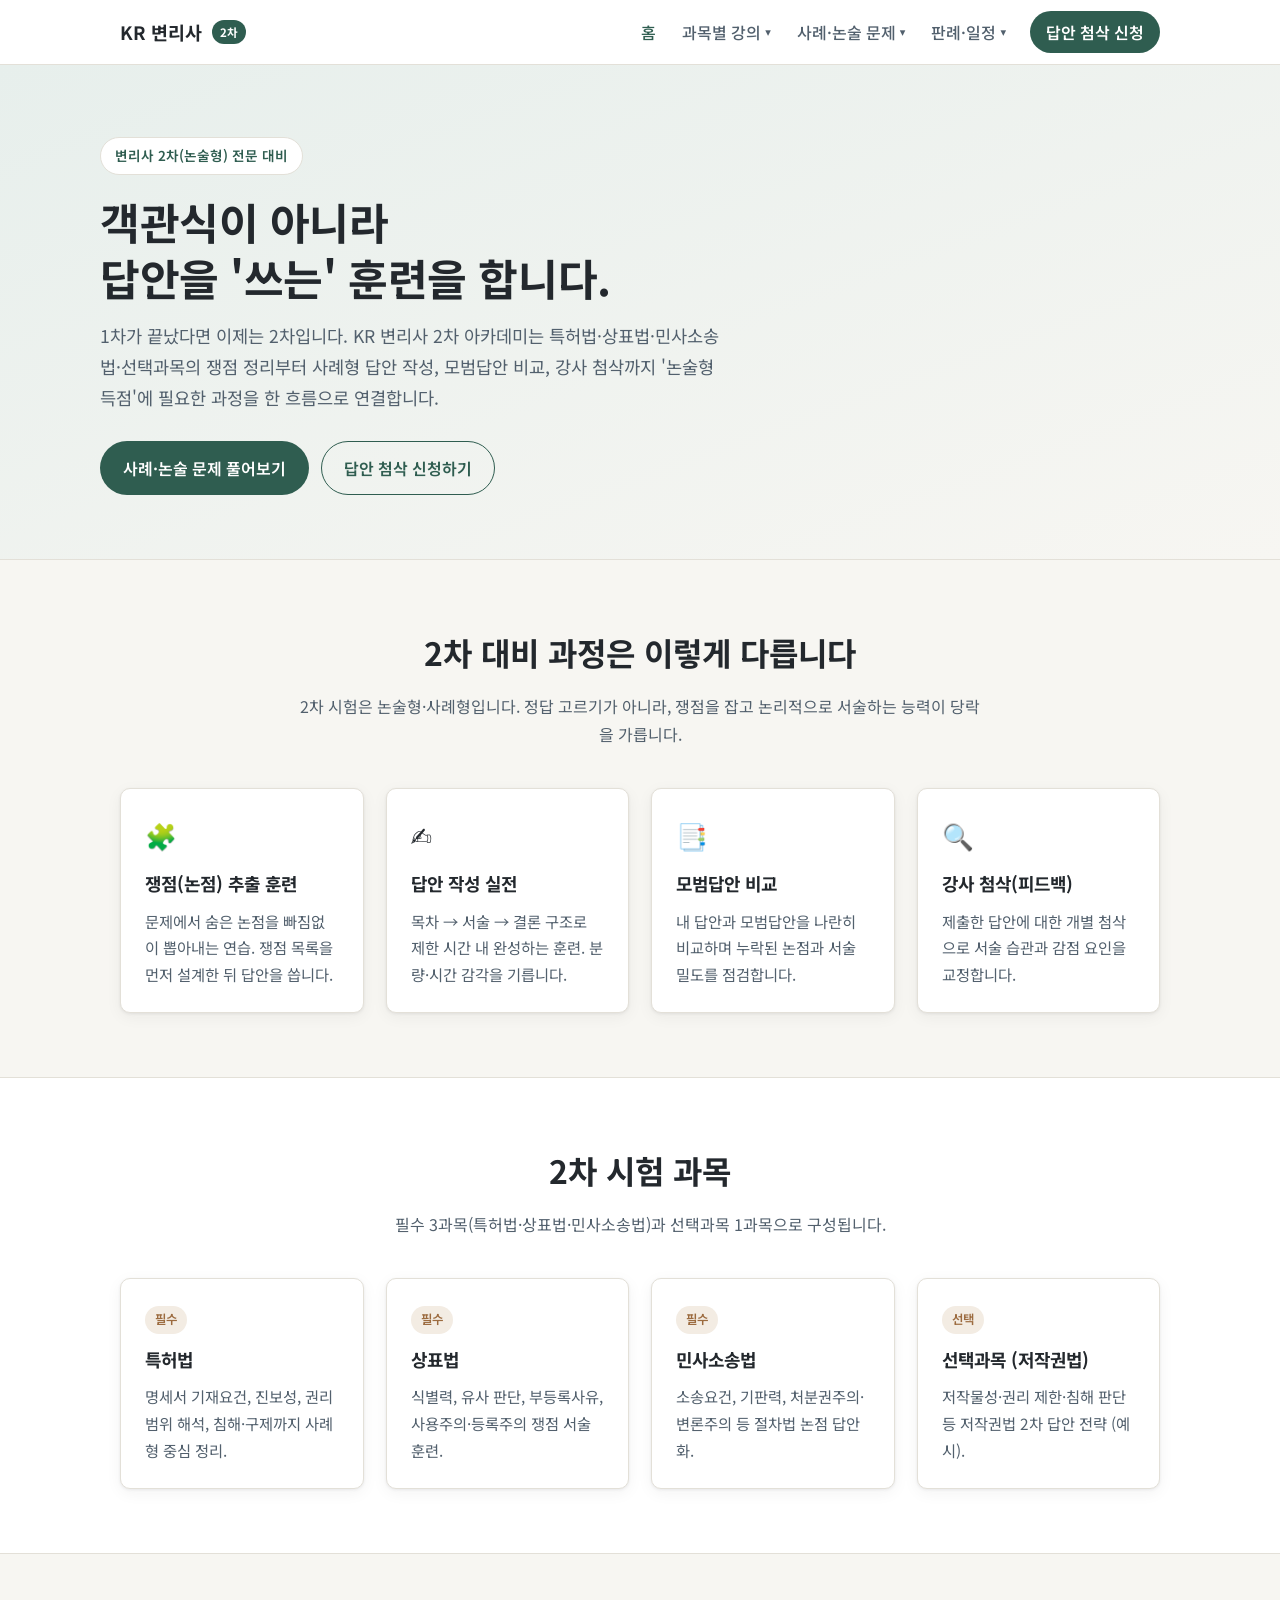
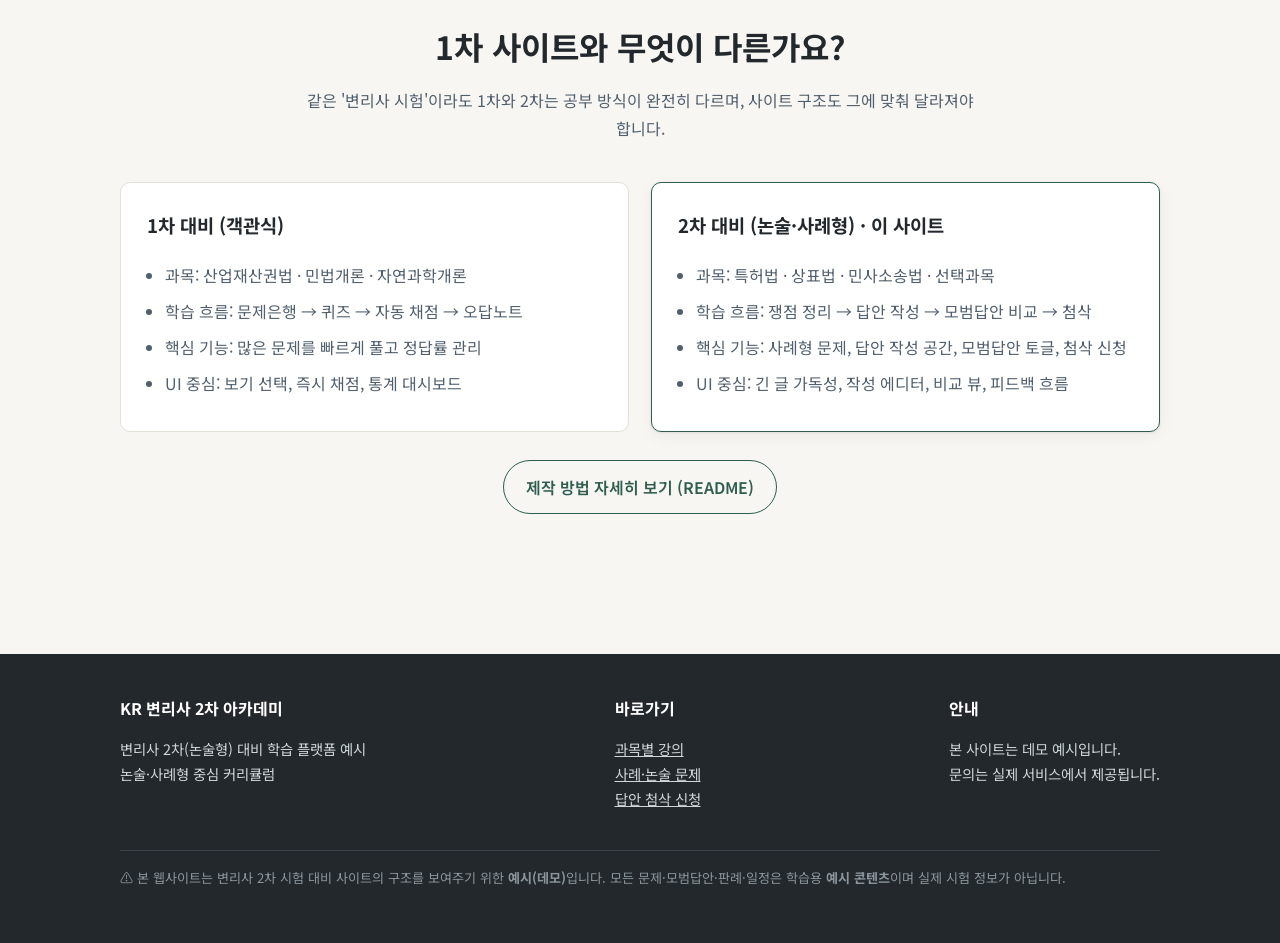
<file: index.html>
<!DOCTYPE html>
<html lang="ko">
<head>
  <meta charset="UTF-8" />
  <meta name="viewport" content="width=device-width, initial-scale=1.0" />
  <title>KR 변리사 2차 아카데미 | 논술·사례형 중심 2차 대비</title>
  <meta name="description" content="변리사 2차 시험(논술형) 대비를 위한 과목별 강의, 사례형·논술형 문제, 모범답안, 답안 첨삭 중심 학습 플랫폼 예시입니다." />
  <link rel="stylesheet" href="css/style.css" />
  <link rel="preconnect" href="https://fonts.googleapis.com" />
  <link href="https://fonts.googleapis.com/css2?family=Noto+Sans+KR:wght@400;500;700&display=swap" rel="stylesheet" />
</head>
<body data-page="home">

  <!-- 공통 헤더 -->
  <header class="site-header">
    <div class="container nav">
      <a href="index.html" class="brand">
        KR 변리사 <span class="badge">2차</span>
      </a>
      <button class="nav-toggle" aria-label="메뉴 열기" aria-expanded="false">☰</button>
      <ul class="nav-links">
        <li><a href="index.html" data-nav="home">홈</a></li>
        <li class="has-dropdown">
          <a href="subjects/patent.html" class="nav-top" data-nav="subjects">과목별 강의 <span class="caret" aria-hidden="true">▾</span></a>
          <ul class="dropdown-menu">
            <li><a href="subjects/patent.html">특허법</a></li>
            <li><a href="subjects/trademark.html">상표법</a></li>
            <li><a href="subjects/civil-procedure.html">민사소송법</a></li>
            <li><a href="subjects/elective.html">선택과목(저작권법)</a></li>
          </ul>
        </li>
        <li class="has-dropdown">
          <a href="problems.html" class="nav-top" data-nav="problems">사례·논술 문제 <span class="caret" aria-hidden="true">▾</span></a>
          <ul class="dropdown-menu">
            <li><a href="problems.html#q-patent">특허법 사례형</a></li>
            <li><a href="problems.html#q-trademark">상표법 논술형</a></li>
            <li><a href="problems.html#upload">문제·답안 업로드</a></li>
          </ul>
        </li>
        <li class="has-dropdown">
          <a href="resources.html" class="nav-top" data-nav="resources">판례·일정 <span class="caret" aria-hidden="true">▾</span></a>
          <ul class="dropdown-menu">
            <li><a href="resources.html#cases">판례·조문</a></li>
            <li><a href="resources.html#schedule">일정</a></li>
          </ul>
        </li>
        <li><a href="submit.html" class="nav-cta" data-nav="submit">답안 첨삭 신청</a></li>
      </ul>
    </div>
  </header>

  <!-- 히어로 -->
  <section class="hero">
    <div class="container hero-inner">
      <span class="eyebrow">변리사 2차(논술형) 전문 대비</span>
      <h1>객관식이 아니라 <br />답안을 '쓰는' 훈련을 합니다.</h1>
      <p class="lead">
        1차가 끝났다면 이제는 2차입니다. KR 변리사 2차 아카데미는 특허법·상표법·민사소송법·선택과목의
        쟁점 정리부터 사례형 답안 작성, 모범답안 비교, 강사 첨삭까지 '논술형 득점'에 필요한 과정을 한 흐름으로 연결합니다.
      </p>
      <div class="hero-actions">
        <a href="problems.html" class="btn btn-primary">사례·논술 문제 풀어보기</a>
        <a href="submit.html" class="btn btn-ghost">답안 첨삭 신청하기</a>
      </div>
    </div>
  </section>

  <!-- 2차 대비 과정 소개 -->
  <section class="section">
    <div class="container">
      <div class="section-head">
        <h2>2차 대비 과정은 이렇게 다릅니다</h2>
        <p>2차 시험은 논술형·사례형입니다. 정답 고르기가 아니라, 쟁점을 잡고 논리적으로 서술하는 능력이 당락을 가릅니다.</p>
      </div>
      <div class="grid">
        <div class="card">
          <span class="card-icon">🧩</span>
          <h3>쟁점(논점) 추출 훈련</h3>
          <p>문제에서 숨은 논점을 빠짐없이 뽑아내는 연습. 쟁점 목록을 먼저 설계한 뒤 답안을 씁니다.</p>
        </div>
        <div class="card">
          <span class="card-icon">✍️</span>
          <h3>답안 작성 실전</h3>
          <p>목차 → 서술 → 결론 구조로 제한 시간 내 완성하는 훈련. 분량·시간 감각을 기릅니다.</p>
        </div>
        <div class="card">
          <span class="card-icon">📑</span>
          <h3>모범답안 비교</h3>
          <p>내 답안과 모범답안을 나란히 비교하며 누락된 논점과 서술 밀도를 점검합니다.</p>
        </div>
        <div class="card">
          <span class="card-icon">🔍</span>
          <h3>강사 첨삭(피드백)</h3>
          <p>제출한 답안에 대한 개별 첨삭으로 서술 습관과 감점 요인을 교정합니다.</p>
        </div>
      </div>
    </div>
  </section>

  <!-- 과목 바로가기 -->
  <section class="section alt">
    <div class="container">
      <div class="section-head">
        <h2>2차 시험 과목</h2>
        <p>필수 3과목(특허법·상표법·민사소송법)과 선택과목 1과목으로 구성됩니다.</p>
      </div>
      <div class="grid">
        <a href="subjects/patent.html" class="card">
          <span class="subject-tag">필수</span>
          <h3>특허법</h3>
          <p>명세서 기재요건, 진보성, 권리범위 해석, 침해·구제까지 사례형 중심 정리.</p>
        </a>
        <a href="subjects/trademark.html" class="card">
          <span class="subject-tag">필수</span>
          <h3>상표법</h3>
          <p>식별력, 유사 판단, 부등록사유, 사용주의·등록주의 쟁점 서술 훈련.</p>
        </a>
        <a href="subjects/civil-procedure.html" class="card">
          <span class="subject-tag">필수</span>
          <h3>민사소송법</h3>
          <p>소송요건, 기판력, 처분권주의·변론주의 등 절차법 논점 답안화.</p>
        </a>
        <a href="subjects/elective.html" class="card">
          <span class="subject-tag">선택</span>
          <h3>선택과목 (저작권법)</h3>
          <p>저작물성·권리 제한·침해 판단 등 저작권법 2차 답안 전략 (예시).</p>
        </a>
      </div>
    </div>
  </section>

  <!-- 1차 vs 2차 비교 -->
  <section class="section">
    <div class="container">
      <div class="section-head">
        <h2>1차 사이트와 무엇이 다른가요?</h2>
        <p>같은 '변리사 시험'이라도 1차와 2차는 공부 방식이 완전히 다르며, 사이트 구조도 그에 맞춰 달라져야 합니다.</p>
      </div>
      <div class="compare">
        <div class="panel">
          <h3>1차 대비 (객관식)</h3>
          <ul>
            <li>과목: 산업재산권법 · 민법개론 · 자연과학개론</li>
            <li>학습 흐름: 문제은행 → 퀴즈 → 자동 채점 → 오답노트</li>
            <li>핵심 기능: 많은 문제를 빠르게 풀고 정답률 관리</li>
            <li>UI 중심: 보기 선택, 즉시 채점, 통계 대시보드</li>
          </ul>
        </div>
        <div class="panel focus">
          <h3>2차 대비 (논술·사례형) · 이 사이트</h3>
          <ul>
            <li>과목: 특허법 · 상표법 · 민사소송법 · 선택과목</li>
            <li>학습 흐름: 쟁점 정리 → 답안 작성 → 모범답안 비교 → 첨삭</li>
            <li>핵심 기능: 사례형 문제, 답안 작성 공간, 모범답안 토글, 첨삭 신청</li>
            <li>UI 중심: 긴 글 가독성, 작성 에디터, 비교 뷰, 피드백 흐름</li>
          </ul>
        </div>
      </div>
      <p style="text-align:center; margin-top:28px;">
        <a href="README.md" class="btn btn-ghost">제작 방법 자세히 보기 (README)</a>
      </p>
    </div>
  </section>

  <!-- 공통 푸터 -->
  <footer class="site-footer">
    <div class="container">
      <div class="footer-cols">
        <div>
          <h4>KR 변리사 2차 아카데미</h4>
          <p>변리사 2차(논술형) 대비 학습 플랫폼 예시<br />논술·사례형 중심 커리큘럼</p>
        </div>
        <div>
          <h4>바로가기</h4>
          <p>
            <a href="subjects/patent.html">과목별 강의</a><br />
            <a href="problems.html">사례·논술 문제</a><br />
            <a href="submit.html">답안 첨삭 신청</a>
          </p>
        </div>
        <div>
          <h4>안내</h4>
          <p>본 사이트는 데모 예시입니다.<br />문의는 실제 서비스에서 제공됩니다.</p>
        </div>
      </div>
      <p class="disclaimer">
        ⚠️ 본 웹사이트는 변리사 2차 시험 대비 사이트의 구조를 보여주기 위한 <strong>예시(데모)</strong>입니다.
        모든 문제·모범답안·판례·일정은 학습용 <strong>예시 콘텐츠</strong>이며 실제 시험 정보가 아닙니다.
      </p>
    </div>
  </footer>

  <script src="js/main.js"></script>
</body>
</html>
</file>
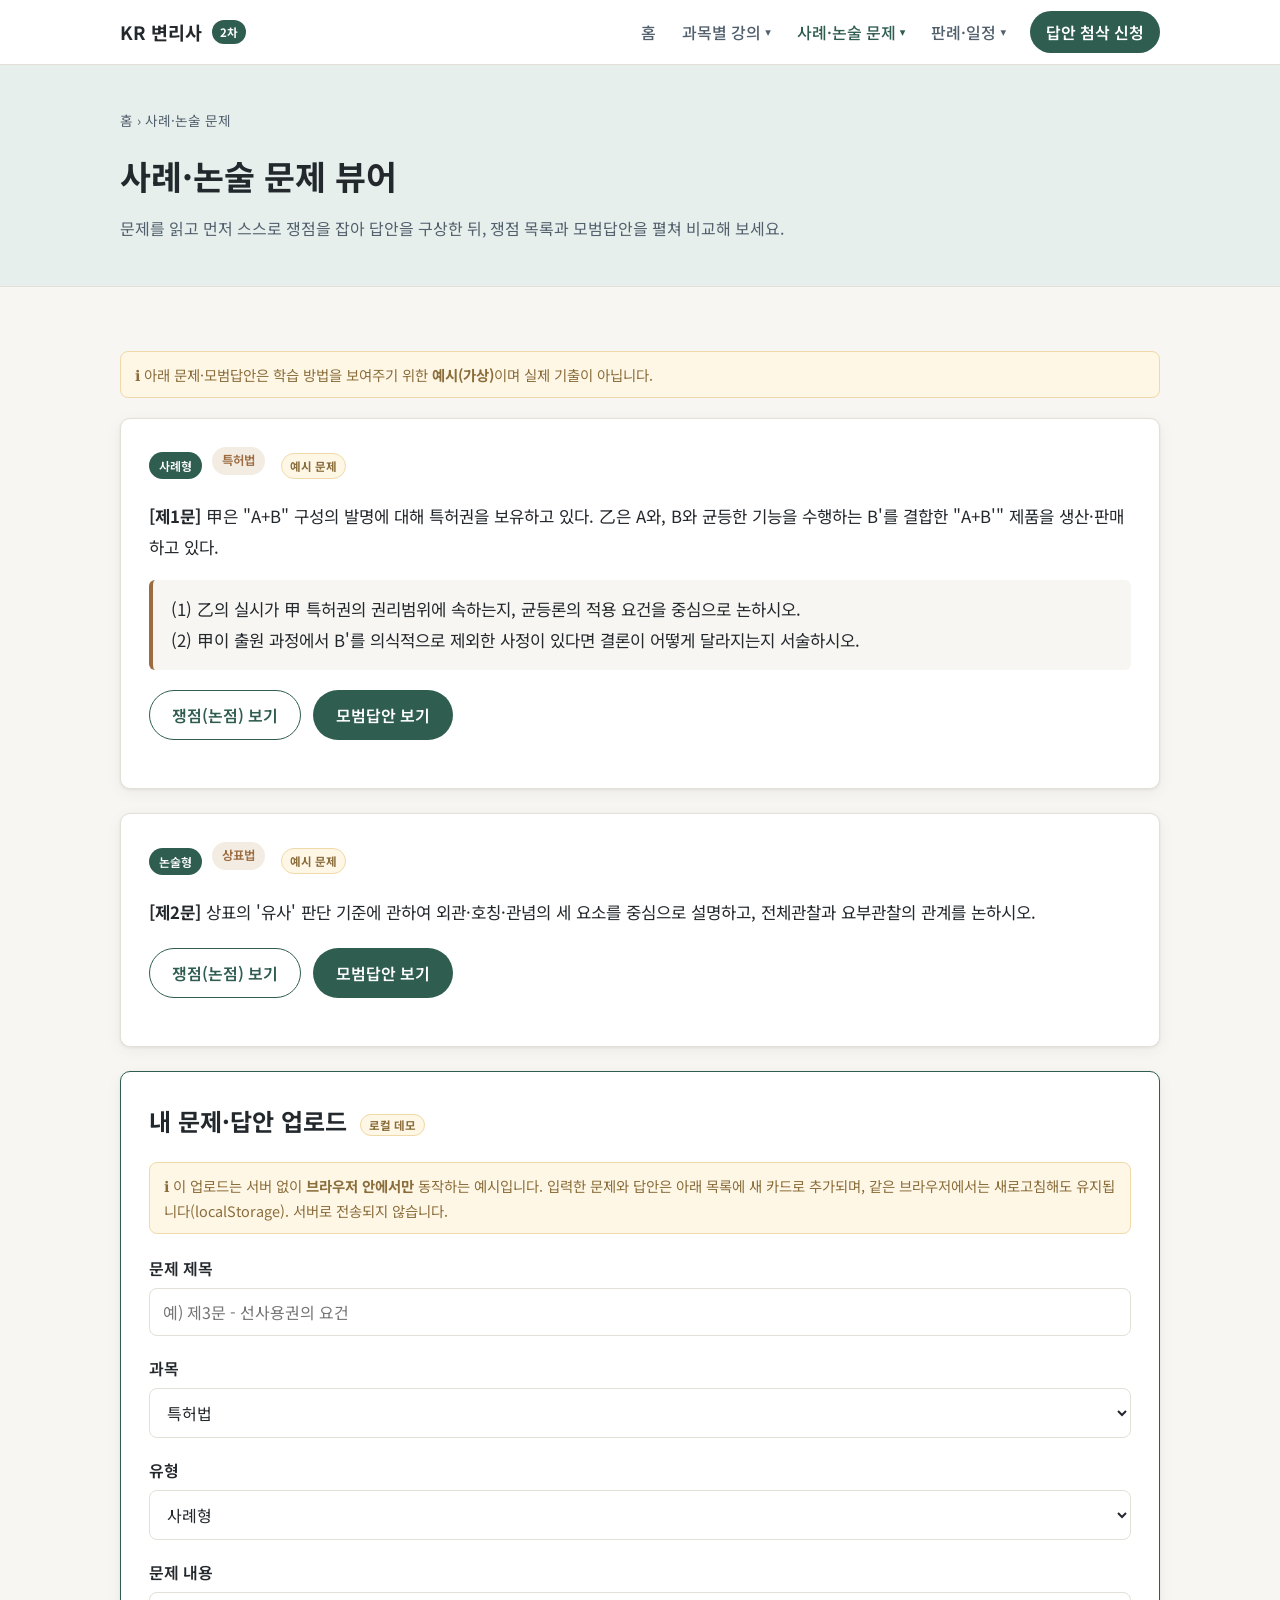
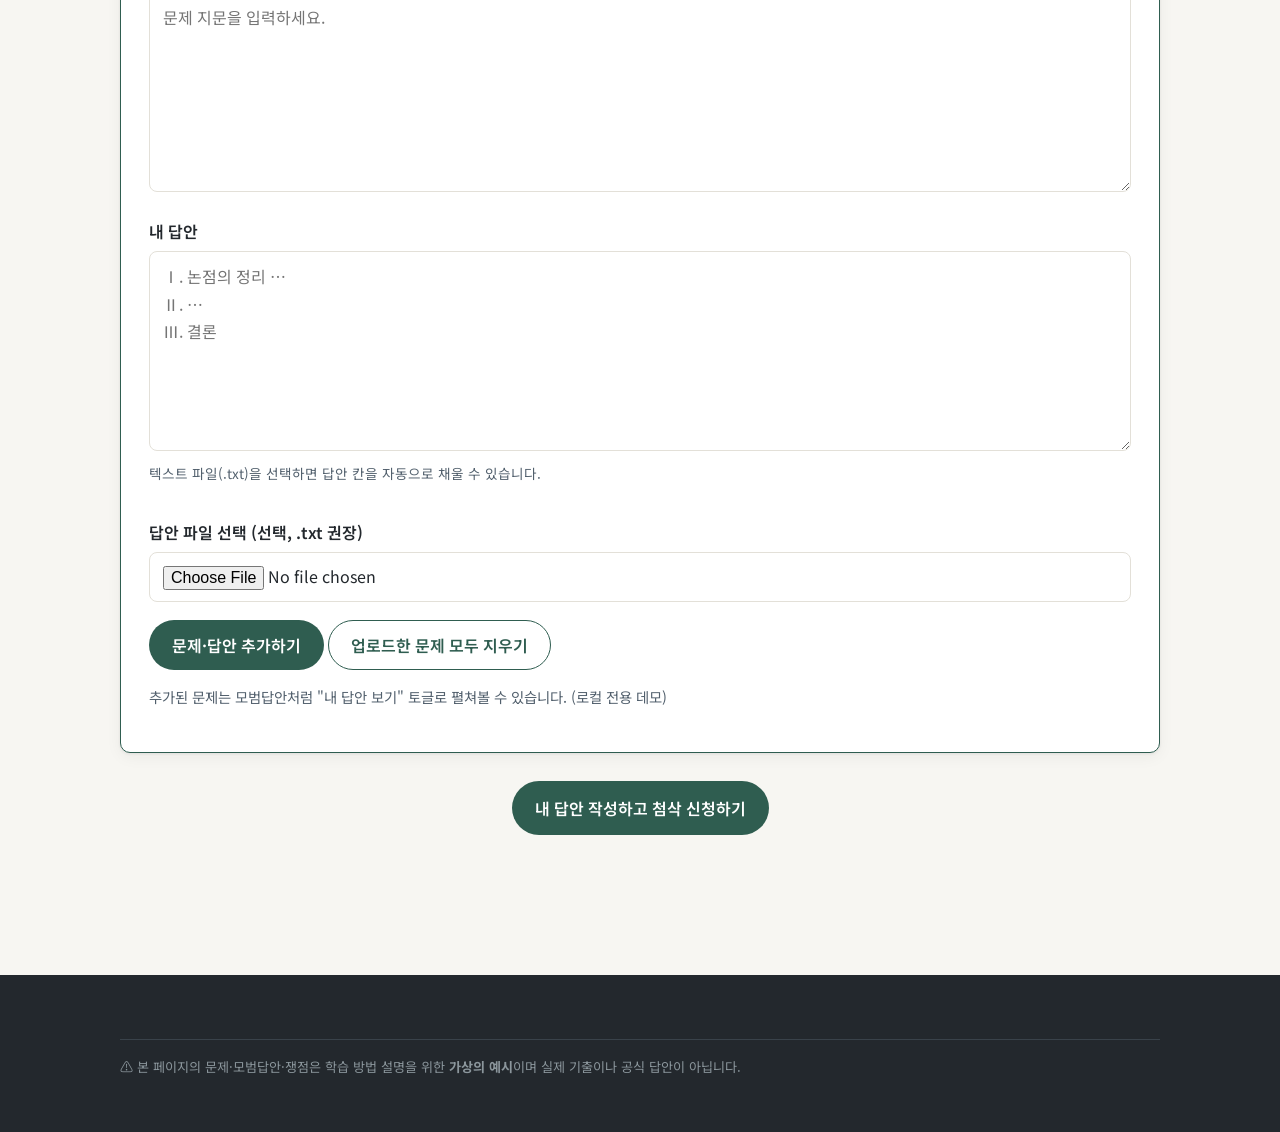
<file: problems.html>
<!DOCTYPE html>
<html lang="ko">
<head>
  <meta charset="UTF-8" />
  <meta name="viewport" content="width=device-width, initial-scale=1.0" />
  <title>사례·논술 문제 | KR 변리사 2차 아카데미</title>
  <meta name="description" content="변리사 2차 사례형·논술형 문제 뷰어 예시 - 쟁점 목록과 모범답안 토글." />
  <link rel="stylesheet" href="css/style.css" />
  <link rel="preconnect" href="https://fonts.googleapis.com" />
  <link href="https://fonts.googleapis.com/css2?family=Noto+Sans+KR:wght@400;500;700&display=swap" rel="stylesheet" />
</head>
<body data-page="problems">

  <header class="site-header">
    <div class="container nav">
      <a href="index.html" class="brand">KR 변리사 <span class="badge">2차</span></a>
      <button class="nav-toggle" aria-label="메뉴 열기" aria-expanded="false">☰</button>
      <ul class="nav-links">
        <li><a href="index.html" data-nav="home">홈</a></li>
        <li class="has-dropdown">
          <a href="subjects/patent.html" class="nav-top" data-nav="subjects">과목별 강의 <span class="caret" aria-hidden="true">▾</span></a>
          <ul class="dropdown-menu">
            <li><a href="subjects/patent.html">특허법</a></li>
            <li><a href="subjects/trademark.html">상표법</a></li>
            <li><a href="subjects/civil-procedure.html">민사소송법</a></li>
            <li><a href="subjects/elective.html">선택과목(저작권법)</a></li>
          </ul>
        </li>
        <li class="has-dropdown">
          <a href="problems.html" class="nav-top" data-nav="problems">사례·논술 문제 <span class="caret" aria-hidden="true">▾</span></a>
          <ul class="dropdown-menu">
            <li><a href="problems.html#q-patent">특허법 사례형</a></li>
            <li><a href="problems.html#q-trademark">상표법 논술형</a></li>
            <li><a href="problems.html#upload">문제·답안 업로드</a></li>
          </ul>
        </li>
        <li class="has-dropdown">
          <a href="resources.html" class="nav-top" data-nav="resources">판례·일정 <span class="caret" aria-hidden="true">▾</span></a>
          <ul class="dropdown-menu">
            <li><a href="resources.html#cases">판례·조문</a></li>
            <li><a href="resources.html#schedule">일정</a></li>
          </ul>
        </li>
        <li><a href="submit.html" class="nav-cta" data-nav="submit">답안 첨삭 신청</a></li>
      </ul>
    </div>
  </header>

  <section class="page-header">
    <div class="container">
      <div class="breadcrumb"><a href="index.html">홈</a> › 사례·논술 문제</div>
      <h1>사례·논술 문제 뷰어</h1>
      <p>문제를 읽고 먼저 스스로 쟁점을 잡아 답안을 구상한 뒤, 쟁점 목록과 모범답안을 펼쳐 비교해 보세요.</p>
    </div>
  </section>

  <section class="section">
    <div class="container">
      <div class="example-flag">ℹ️ 아래 문제·모범답안은 학습 방법을 보여주기 위한 <strong>예시(가상)</strong>이며 실제 기출이 아닙니다.</div>

      <!-- 문제 1: 특허법 사례형 -->
      <article class="qa-card" id="q-patent">
        <div class="q-head">
          <span class="type-tag">사례형</span>
          <span class="subject-tag">특허법</span>
          <span class="pill-example">예시 문제</span>
        </div>
        <div class="q-body">
          <p><strong>[제1문]</strong> 甲은 "A+B" 구성의 발명에 대해 특허권을 보유하고 있다. 乙은
          A와, B와 균등한 기능을 수행하는 B'를 결합한 "A+B'" 제품을 생산·판매하고 있다.</p>
          <blockquote>
            (1) 乙의 실시가 甲 특허권의 권리범위에 속하는지, 균등론의 적용 요건을 중심으로 논하시오.<br />
            (2) 甲이 출원 과정에서 B'를 의식적으로 제외한 사정이 있다면 결론이 어떻게 달라지는지 서술하시오.
          </blockquote>
        </div>

        <div class="toggle-row">
          <button class="btn btn-ghost" type="button"
                  data-toggle-target="#issues-1"
                  data-show-text="쟁점(논점) 보기"
                  data-hide-text="쟁점 접기"
                  aria-expanded="false">쟁점(논점) 보기</button>
          <button class="btn btn-primary" type="button"
                  data-toggle-target="#answer-1"
                  data-show-text="모범답안 보기"
                  data-hide-text="모범답안 접기"
                  aria-expanded="false">모범답안 보기</button>
        </div>

        <div class="toggle-panel" id="issues-1" hidden>
          <h4>쟁점 정리 <span class="pill-example">예시</span></h4>
          <ul class="issue-list">
            <li>균등침해의 의의와 판단 필요성</li>
            <li>균등론 성립요건: 과제 해결원리의 동일성, 치환가능성, 치환자명성</li>
            <li>소극적 요건: 자유기술의 항변, 출원경과 금반언(의식적 제외)</li>
            <li>설문 (2)의 사정이 금반언에 해당하는지 포섭</li>
            <li>결론: 요건 충족 여부에 따른 권리범위 귀속 판단</li>
          </ul>
        </div>

        <div class="toggle-panel" id="answer-1" hidden>
          <h4>모범답안 (요지) <span class="pill-example">예시</span></h4>
          <p><strong>Ⅰ. 논점의 정리</strong><br />
          구성요소 일부가 치환된 乙의 실시가 균등론에 의해 甲 특허의 권리범위에 속하는지, 그리고 출원경과 금반언이 이를 차단하는지가 문제된다.</p>
          <p><strong>Ⅱ. 균등침해의 성립요건</strong><br />
          ① 과제 해결원리의 동일, ② B를 B'로 치환하여도 동일한 작용효과를 내는 치환가능성, ③ 그 치환이 통상의 기술자에게 자명한 치환자명성이 인정되면 균등침해가 성립한다.
          설문상 B'는 B와 균등한 기능을 수행하므로 적극적 요건은 일응 충족된다.</p>
          <p><strong>Ⅲ. 소극적 요건과 설문 (2)의 검토</strong><br />
          출원인이 심사 과정에서 특정 구성을 의식적으로 제외한 경우, 출원경과 금반언에 의해 그 부분에 대한 균등 주장은 제한된다.
          설문 (2)와 같이 甲이 B'를 의식적으로 제외하였다면, 乙의 "A+B'" 실시에 대해서는 균등 주장이 차단될 수 있다.</p>
          <p><strong>Ⅳ. 결론</strong><br />
          (1) 금반언 사정이 없다면 균등침해가 성립하여 권리범위에 속한다. (2) 의식적 제외 사정이 있다면 균등 주장이 제한되어 권리범위에 속하지 않을 가능성이 크다.</p>
        </div>
      </article>

      <!-- 문제 2: 상표법 논술형 -->
      <article class="qa-card" id="q-trademark">
        <div class="q-head">
          <span class="type-tag">논술형</span>
          <span class="subject-tag">상표법</span>
          <span class="pill-example">예시 문제</span>
        </div>
        <div class="q-body">
          <p><strong>[제2문]</strong> 상표의 '유사' 판단 기준에 관하여 외관·호칭·관념의 세 요소를 중심으로 설명하고,
          전체관찰과 요부관찰의 관계를 논하시오.</p>
        </div>

        <div class="toggle-row">
          <button class="btn btn-ghost" type="button"
                  data-toggle-target="#issues-2"
                  data-show-text="쟁점(논점) 보기"
                  data-hide-text="쟁점 접기"
                  aria-expanded="false">쟁점(논점) 보기</button>
          <button class="btn btn-primary" type="button"
                  data-toggle-target="#answer-2"
                  data-show-text="모범답안 보기"
                  data-hide-text="모범답안 접기"
                  aria-expanded="false">모범답안 보기</button>
        </div>

        <div class="toggle-panel" id="issues-2" hidden>
          <h4>쟁점 정리 <span class="pill-example">예시</span></h4>
          <ul class="issue-list">
            <li>상표 유사 판단의 의의와 기준 시점·관찰자</li>
            <li>외관·호칭·관념 3요소의 개념과 비교 방법</li>
            <li>전체관찰 원칙과 요부관찰·분리관찰의 보충적 관계</li>
            <li>거래실정·오인혼동 가능성의 종합적 고려</li>
          </ul>
        </div>

        <div class="toggle-panel" id="answer-2" hidden>
          <h4>모범답안 (요지) <span class="pill-example">예시</span></h4>
          <p><strong>Ⅰ. 서설</strong><br />
          상표의 유사 여부는 두 상표가 동일·유사한 상품에 사용될 때 일반 수요자에게 출처의 오인·혼동을 일으킬 염려가 있는지를 기준으로 판단한다.</p>
          <p><strong>Ⅱ. 3요소에 의한 비교</strong><br />
          외관(시각적 인상), 호칭(칭호), 관념(의미) 중 어느 하나라도 유사하여 오인·혼동의 염려가 있으면 유사로 볼 수 있으나, 어느 하나가 유사하더라도 전체적으로 혼동 염려가 없으면 비유사로 판단될 수 있다.</p>
          <p><strong>Ⅲ. 전체관찰과 요부관찰</strong><br />
          상표는 구성 전체를 기준으로 관찰함이 원칙이나, 식별력이 강한 요부가 있으면 그 요부를 중심으로 관찰할 수 있다. 요부·분리 관찰은 전체관찰을 보충하는 방법이다.</p>
          <p><strong>Ⅳ. 결론</strong><br />
          거래실정을 종합하여 수요자의 출처 오인·혼동 가능성을 기준으로 유사 여부를 최종 판단한다.</p>
        </div>
      </article>

      <!-- 사용자가 업로드한 문제가 표시되는 영역 -->
      <div id="user-uploads"></div>

      <!-- 문제·답안 직접 업로드(로컬 데모) -->
      <article class="upload-card" id="upload">
        <h2>내 문제·답안 업로드 <span class="pill-example">로컬 데모</span></h2>
        <div class="example-flag">
          ℹ️ 이 업로드는 서버 없이 <strong>브라우저 안에서만</strong> 동작하는 예시입니다. 입력한 문제와 답안은 아래 목록에 새 카드로 추가되며,
          같은 브라우저에서는 새로고침해도 유지됩니다(localStorage). 서버로 전송되지 않습니다.
        </div>

        <form id="upload-form" class="form-grid" novalidate>
          <div class="field">
            <label for="up-title">문제 제목</label>
            <input type="text" id="up-title" name="title" placeholder="예) 제3문 - 선사용권의 요건" required />
          </div>

          <div class="field">
            <label for="up-subject">과목</label>
            <select id="up-subject" name="subject" required>
              <option value="특허법">특허법</option>
              <option value="상표법">상표법</option>
              <option value="민사소송법">민사소송법</option>
              <option value="저작권법(선택)">저작권법(선택)</option>
              <option value="기타">기타</option>
            </select>
          </div>

          <div class="field">
            <label for="up-type">유형</label>
            <select id="up-type" name="type" required>
              <option value="사례형">사례형</option>
              <option value="논술형">논술형</option>
            </select>
          </div>

          <div class="field">
            <label for="up-body">문제 내용</label>
            <textarea id="up-body" name="body" placeholder="문제 지문을 입력하세요." required></textarea>
          </div>

          <div class="field">
            <label for="up-answer">내 답안</label>
            <textarea id="up-answer" name="answer" placeholder="Ⅰ. 논점의 정리 …&#10;Ⅱ. …&#10;Ⅲ. 결론"></textarea>
            <p class="hint">텍스트 파일(.txt)을 선택하면 답안 칸을 자동으로 채울 수 있습니다.</p>
          </div>

          <div class="field">
            <label for="up-file">답안 파일 선택 (선택, .txt 권장)</label>
            <input type="file" id="up-file" name="file" accept=".txt,text/plain" />
            <p class="file-name" id="up-file-name" hidden></p>
          </div>

          <div>
            <button type="submit" class="btn btn-primary">문제·답안 추가하기</button>
            <button type="button" class="btn btn-ghost" id="upload-clear">업로드한 문제 모두 지우기</button>
            <p class="form-note">추가된 문제는 모범답안처럼 "내 답안 보기" 토글로 펼쳐볼 수 있습니다. (로컬 전용 데모)</p>
          </div>
        </form>
      </article>

      <p style="text-align:center;">
        <a href="submit.html" class="btn btn-primary">내 답안 작성하고 첨삭 신청하기</a>
      </p>
    </div>
  </section>

  <footer class="site-footer">
    <div class="container">
      <p class="disclaimer">⚠️ 본 페이지의 문제·모범답안·쟁점은 학습 방법 설명을 위한 <strong>가상의 예시</strong>이며 실제 기출이나 공식 답안이 아닙니다.</p>
    </div>
  </footer>

  <script src="js/main.js"></script>
  <script src="js/uploads.js"></script>
</body>
</html>
</file>
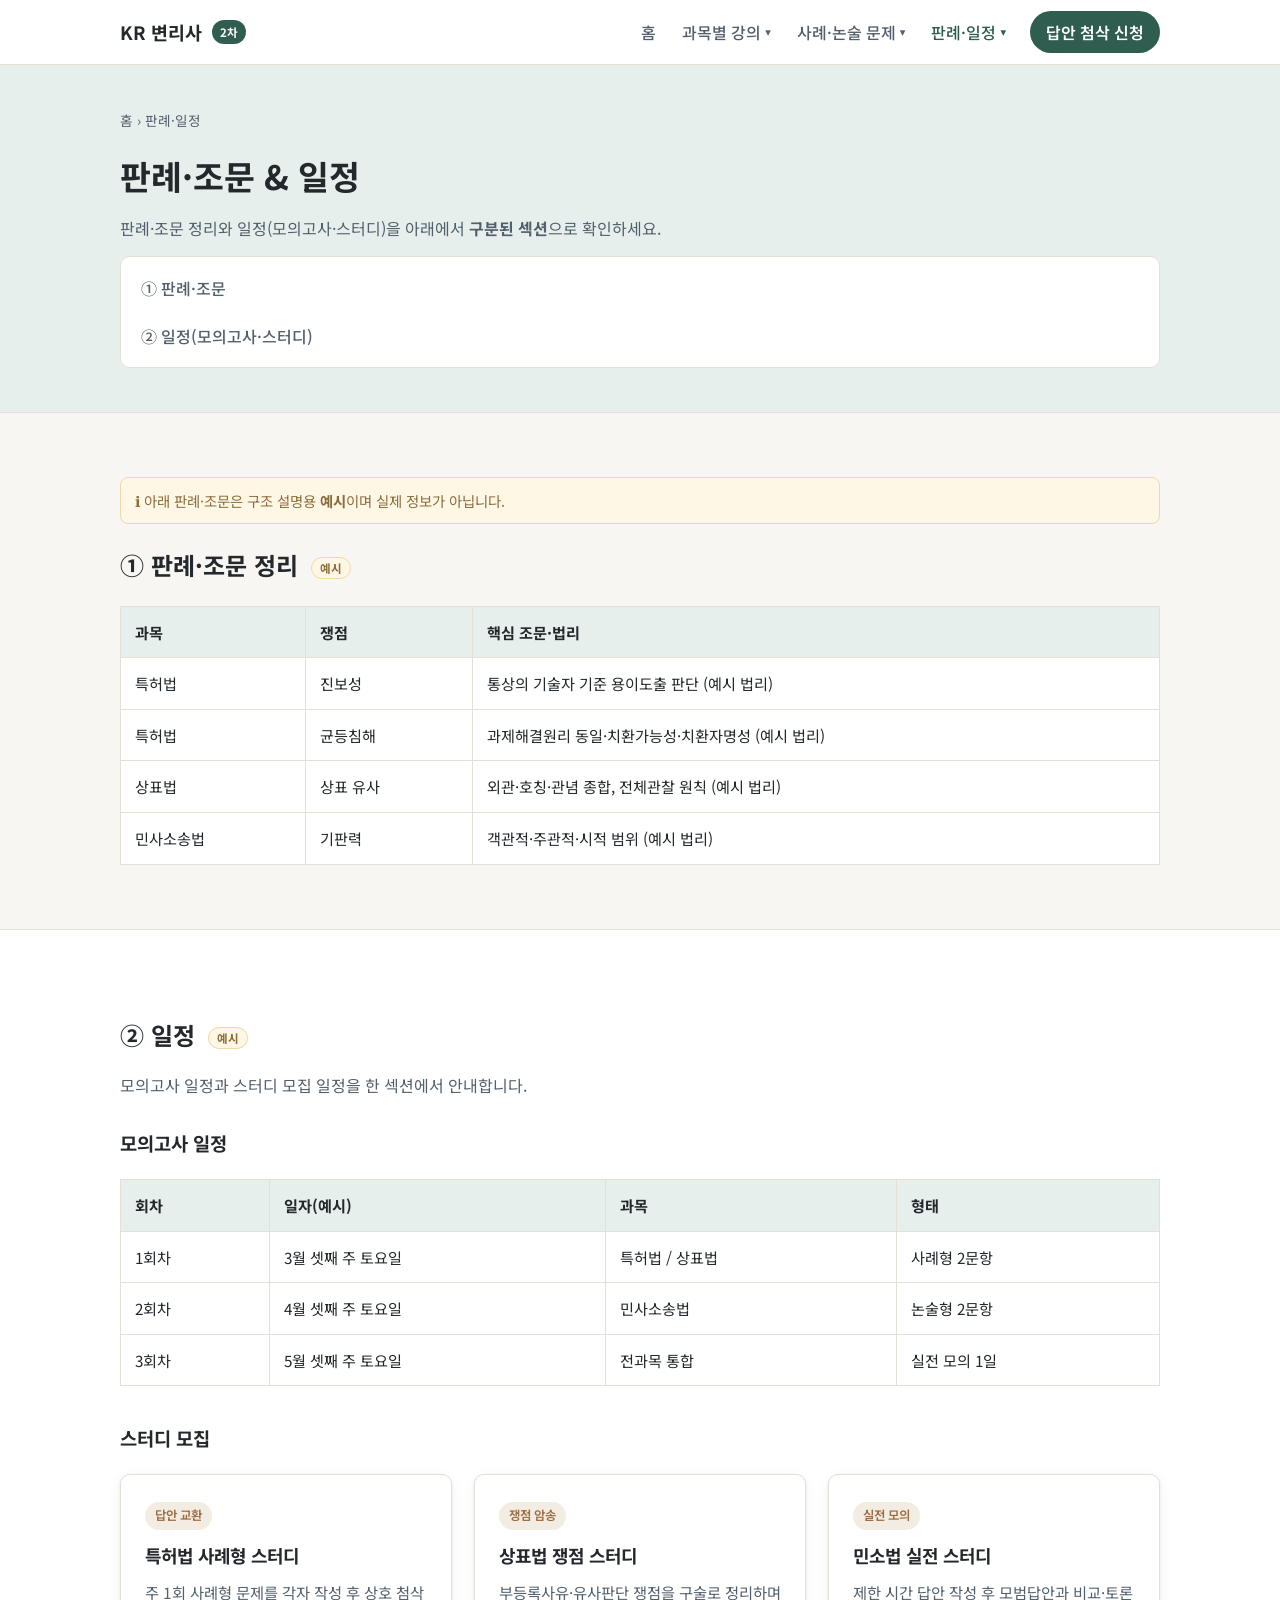
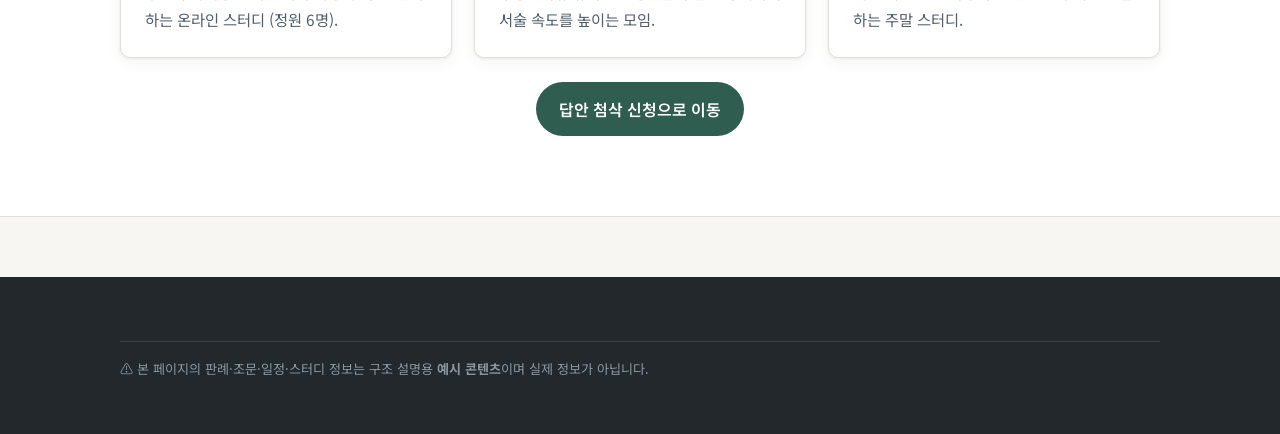
<file: resources.html>
<!DOCTYPE html>
<html lang="ko">
<head>
  <meta charset="UTF-8" />
  <meta name="viewport" content="width=device-width, initial-scale=1.0" />
  <title>판례·조문 · 일정 | KR 변리사 2차 아카데미</title>
  <meta name="description" content="변리사 2차 대비 주요 판례·조문 정리, 모의고사 일정, 스터디 모집 예시." />
  <link rel="stylesheet" href="css/style.css" />
  <link rel="preconnect" href="https://fonts.googleapis.com" />
  <link href="https://fonts.googleapis.com/css2?family=Noto+Sans+KR:wght@400;500;700&display=swap" rel="stylesheet" />
</head>
<body data-page="resources">

  <header class="site-header">
    <div class="container nav">
      <a href="index.html" class="brand">KR 변리사 <span class="badge">2차</span></a>
      <button class="nav-toggle" aria-label="메뉴 열기" aria-expanded="false">☰</button>
      <ul class="nav-links">
        <li><a href="index.html" data-nav="home">홈</a></li>
        <li class="has-dropdown">
          <a href="subjects/patent.html" class="nav-top" data-nav="subjects">과목별 강의 <span class="caret" aria-hidden="true">▾</span></a>
          <ul class="dropdown-menu">
            <li><a href="subjects/patent.html">특허법</a></li>
            <li><a href="subjects/trademark.html">상표법</a></li>
            <li><a href="subjects/civil-procedure.html">민사소송법</a></li>
            <li><a href="subjects/elective.html">선택과목(저작권법)</a></li>
          </ul>
        </li>
        <li class="has-dropdown">
          <a href="problems.html" class="nav-top" data-nav="problems">사례·논술 문제 <span class="caret" aria-hidden="true">▾</span></a>
          <ul class="dropdown-menu">
            <li><a href="problems.html#q-patent">특허법 사례형</a></li>
            <li><a href="problems.html#q-trademark">상표법 논술형</a></li>
            <li><a href="problems.html#upload">문제·답안 업로드</a></li>
          </ul>
        </li>
        <li class="has-dropdown">
          <a href="resources.html" class="nav-top" data-nav="resources">판례·일정 <span class="caret" aria-hidden="true">▾</span></a>
          <ul class="dropdown-menu">
            <li><a href="resources.html#cases">판례·조문</a></li>
            <li><a href="resources.html#schedule">일정</a></li>
          </ul>
        </li>
        <li><a href="submit.html" class="nav-cta" data-nav="submit">답안 첨삭 신청</a></li>
      </ul>
    </div>
  </header>

  <section class="page-header">
    <div class="container">
      <div class="breadcrumb"><a href="index.html">홈</a> › 판례·일정</div>
      <h1>판례·조문 &amp; 일정</h1>
      <p>판례·조문 정리와 일정(모의고사·스터디)을 아래에서 <strong>구분된 섹션</strong>으로 확인하세요.</p>
      <ul class="dropdown-menu" style="position:static; display:flex; flex-direction:row; flex-wrap:wrap; margin-top:14px; box-shadow:none;">
        <li><a href="#cases">① 판례·조문</a></li>
        <li><a href="#schedule">② 일정(모의고사·스터디)</a></li>
      </ul>
    </div>
  </section>

  <!-- ===== 섹션 1: 판례·조문 ===== -->
  <section class="section" id="cases">
    <div class="container">
      <div class="example-flag">ℹ️ 아래 판례·조문은 구조 설명용 <strong>예시</strong>이며 실제 정보가 아닙니다.</div>
      <h2>① 판례·조문 정리 <span class="pill-example">예시</span></h2>
      <table class="simple-table">
        <thead>
          <tr><th>과목</th><th>쟁점</th><th>핵심 조문·법리</th></tr>
        </thead>
        <tbody>
          <tr><td>특허법</td><td>진보성</td><td>통상의 기술자 기준 용이도출 판단 (예시 법리)</td></tr>
          <tr><td>특허법</td><td>균등침해</td><td>과제해결원리 동일·치환가능성·치환자명성 (예시 법리)</td></tr>
          <tr><td>상표법</td><td>상표 유사</td><td>외관·호칭·관념 종합, 전체관찰 원칙 (예시 법리)</td></tr>
          <tr><td>민사소송법</td><td>기판력</td><td>객관적·주관적·시적 범위 (예시 법리)</td></tr>
        </tbody>
      </table>
    </div>
  </section>

  <!-- ===== 섹션 2: 일정(모의고사 · 스터디) ===== -->
  <section class="section alt" id="schedule">
    <div class="container">
      <h2>② 일정 <span class="pill-example">예시</span></h2>
      <p style="color:var(--color-ink-soft); margin-top:-4px;">모의고사 일정과 스터디 모집 일정을 한 섹션에서 안내합니다.</p>

      <h3 style="margin-top:28px;">모의고사 일정</h3>
      <table class="simple-table">
        <thead>
          <tr><th>회차</th><th>일자(예시)</th><th>과목</th><th>형태</th></tr>
        </thead>
        <tbody>
          <tr><td>1회차</td><td>3월 셋째 주 토요일</td><td>특허법 / 상표법</td><td>사례형 2문항</td></tr>
          <tr><td>2회차</td><td>4월 셋째 주 토요일</td><td>민사소송법</td><td>논술형 2문항</td></tr>
          <tr><td>3회차</td><td>5월 셋째 주 토요일</td><td>전과목 통합</td><td>실전 모의 1일</td></tr>
        </tbody>
      </table>

      <h3 style="margin-top:36px;">스터디 모집</h3>
      <div class="grid">
        <div class="card">
          <span class="subject-tag">답안 교환</span>
          <h3>특허법 사례형 스터디</h3>
          <p>주 1회 사례형 문제를 각자 작성 후 상호 첨삭하는 온라인 스터디 (정원 6명).</p>
        </div>
        <div class="card">
          <span class="subject-tag">쟁점 암송</span>
          <h3>상표법 쟁점 스터디</h3>
          <p>부등록사유·유사판단 쟁점을 구술로 정리하며 서술 속도를 높이는 모임.</p>
        </div>
        <div class="card">
          <span class="subject-tag">실전 모의</span>
          <h3>민소법 실전 스터디</h3>
          <p>제한 시간 답안 작성 후 모범답안과 비교·토론하는 주말 스터디.</p>
        </div>
      </div>
      <p style="text-align:center; margin-top:24px;">
        <a href="submit.html" class="btn btn-primary">답안 첨삭 신청으로 이동</a>
      </p>
    </div>
  </section>

  <footer class="site-footer">
    <div class="container">
      <p class="disclaimer">⚠️ 본 페이지의 판례·조문·일정·스터디 정보는 구조 설명용 <strong>예시 콘텐츠</strong>이며 실제 정보가 아닙니다.</p>
    </div>
  </footer>

  <script src="js/main.js"></script>
</body>
</html>
</file>
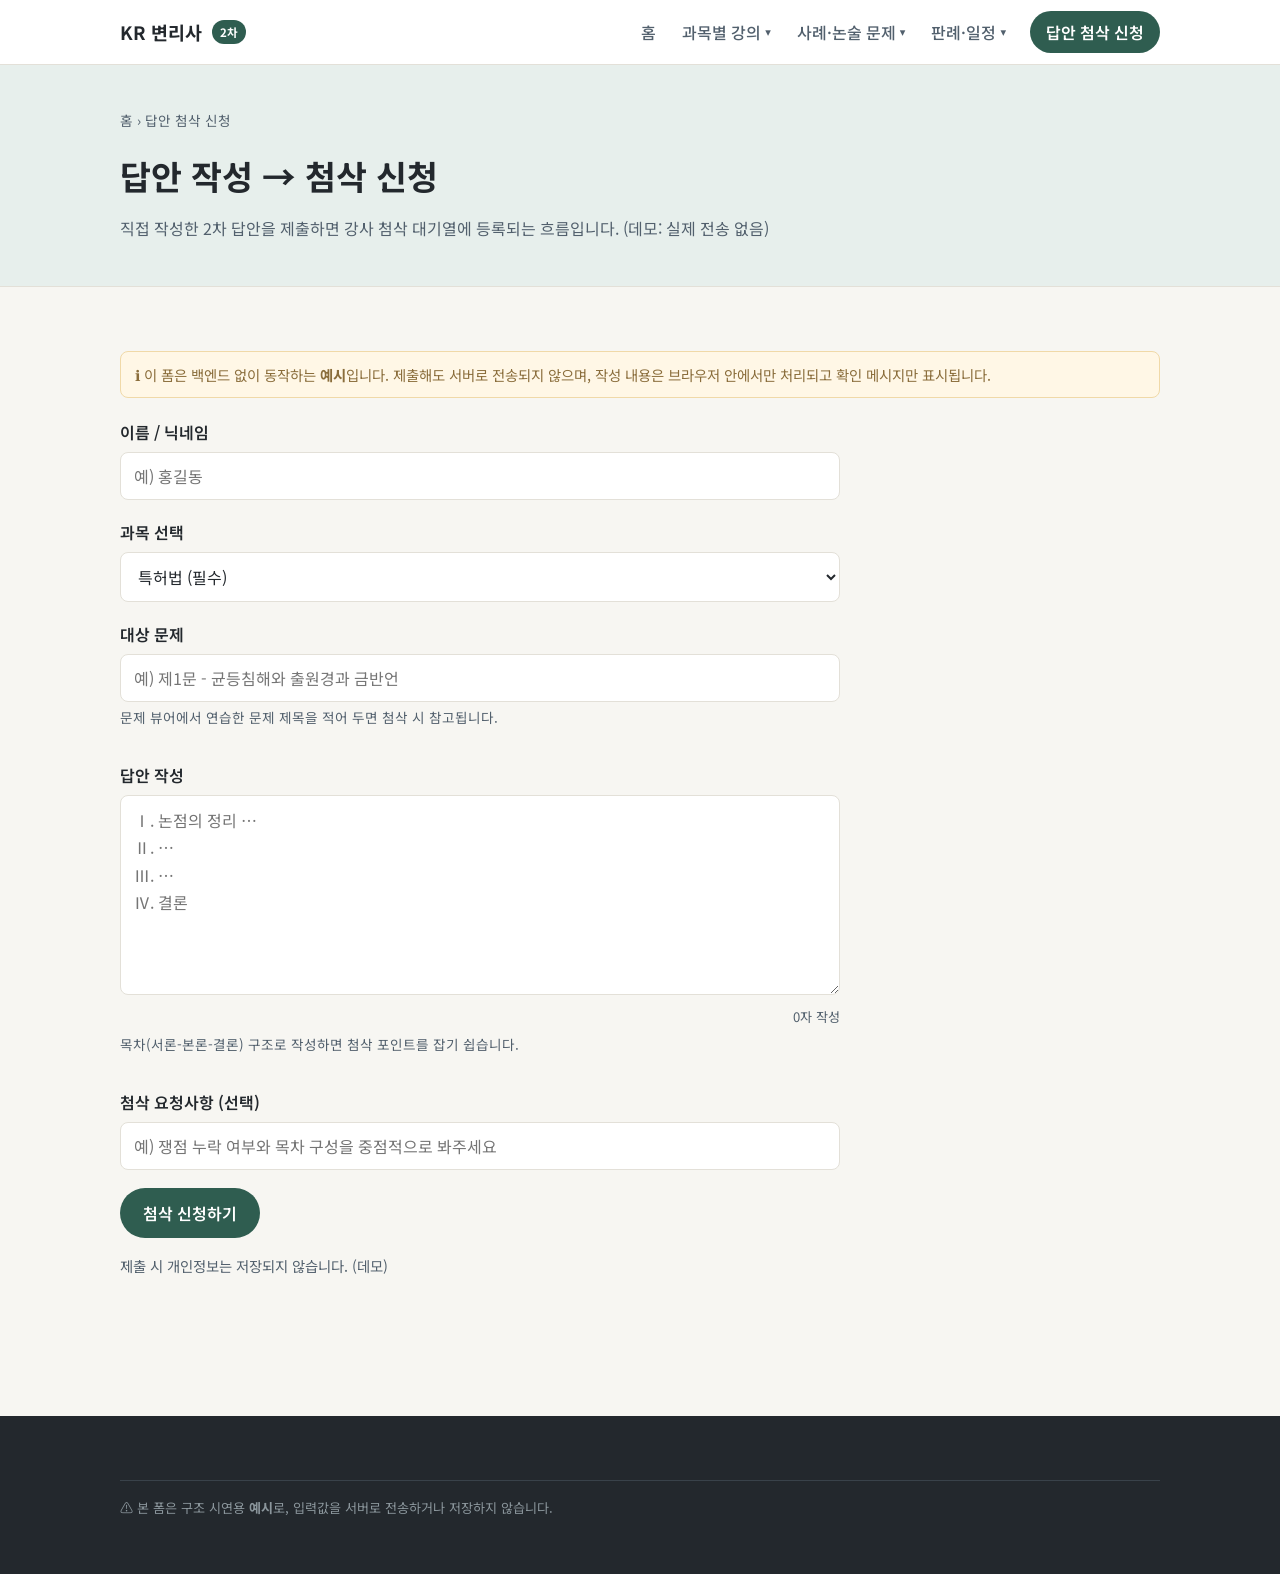
<file: submit.html>
<!DOCTYPE html>
<html lang="ko">
<head>
  <meta charset="UTF-8" />
  <meta name="viewport" content="width=device-width, initial-scale=1.0" />
  <title>답안 작성·첨삭 신청 | KR 변리사 2차 아카데미</title>
  <meta name="description" content="변리사 2차 답안을 작성하고 첨삭을 신청하는 흐름 예시 (클라이언트 전용 데모)." />
  <link rel="stylesheet" href="css/style.css" />
  <link rel="preconnect" href="https://fonts.googleapis.com" />
  <link href="https://fonts.googleapis.com/css2?family=Noto+Sans+KR:wght@400;500;700&display=swap" rel="stylesheet" />
</head>
<body data-page="submit">

  <header class="site-header">
    <div class="container nav">
      <a href="index.html" class="brand">KR 변리사 <span class="badge">2차</span></a>
      <button class="nav-toggle" aria-label="메뉴 열기" aria-expanded="false">☰</button>
      <ul class="nav-links">
        <li><a href="index.html" data-nav="home">홈</a></li>
        <li class="has-dropdown">
          <a href="subjects/patent.html" class="nav-top" data-nav="subjects">과목별 강의 <span class="caret" aria-hidden="true">▾</span></a>
          <ul class="dropdown-menu">
            <li><a href="subjects/patent.html">특허법</a></li>
            <li><a href="subjects/trademark.html">상표법</a></li>
            <li><a href="subjects/civil-procedure.html">민사소송법</a></li>
            <li><a href="subjects/elective.html">선택과목(저작권법)</a></li>
          </ul>
        </li>
        <li class="has-dropdown">
          <a href="problems.html" class="nav-top" data-nav="problems">사례·논술 문제 <span class="caret" aria-hidden="true">▾</span></a>
          <ul class="dropdown-menu">
            <li><a href="problems.html#q-patent">특허법 사례형</a></li>
            <li><a href="problems.html#q-trademark">상표법 논술형</a></li>
            <li><a href="problems.html#upload">문제·답안 업로드</a></li>
          </ul>
        </li>
        <li class="has-dropdown">
          <a href="resources.html" class="nav-top" data-nav="resources">판례·일정 <span class="caret" aria-hidden="true">▾</span></a>
          <ul class="dropdown-menu">
            <li><a href="resources.html#cases">판례·조문</a></li>
            <li><a href="resources.html#schedule">일정</a></li>
          </ul>
        </li>
        <li><a href="submit.html" class="nav-cta" data-nav="submit">답안 첨삭 신청</a></li>
      </ul>
    </div>
  </header>

  <section class="page-header">
    <div class="container">
      <div class="breadcrumb"><a href="index.html">홈</a> › 답안 첨삭 신청</div>
      <h1>답안 작성 → 첨삭 신청</h1>
      <p>직접 작성한 2차 답안을 제출하면 강사 첨삭 대기열에 등록되는 흐름입니다. (데모: 실제 전송 없음)</p>
    </div>
  </section>

  <section class="section">
    <div class="container">
      <div class="example-flag">
        ℹ️ 이 폼은 백엔드 없이 동작하는 <strong>예시</strong>입니다. 제출해도 서버로 전송되지 않으며, 작성 내용은 브라우저 안에서만 처리되고 확인 메시지만 표시됩니다.
      </div>

      <form id="submit-form" class="form-grid" novalidate>
        <div class="field">
          <label for="name">이름 / 닉네임</label>
          <input type="text" id="name" name="name" placeholder="예) 홍길동" required />
        </div>

        <div class="field">
          <label for="subject">과목 선택</label>
          <select id="subject" name="subject" required>
            <option value="특허법">특허법 (필수)</option>
            <option value="상표법">상표법 (필수)</option>
            <option value="민사소송법">민사소송법 (필수)</option>
            <option value="저작권법(선택)">저작권법 (선택)</option>
          </select>
        </div>

        <div class="field">
          <label for="problem">대상 문제</label>
          <input type="text" id="problem" name="problem" placeholder="예) 제1문 - 균등침해와 출원경과 금반언" />
          <p class="hint">문제 뷰어에서 연습한 문제 제목을 적어 두면 첨삭 시 참고됩니다.</p>
        </div>

        <div class="field">
          <label for="answer">답안 작성</label>
          <textarea id="answer" name="answer" placeholder="Ⅰ. 논점의 정리 …&#10;Ⅱ. …&#10;Ⅲ. …&#10;Ⅳ. 결론" required></textarea>
          <div class="counter" id="answer-counter">0자 작성</div>
          <p class="hint">목차(서론-본론-결론) 구조로 작성하면 첨삭 포인트를 잡기 쉽습니다.</p>
        </div>

        <div class="field">
          <label for="request">첨삭 요청사항 (선택)</label>
          <input type="text" id="request" name="request" placeholder="예) 쟁점 누락 여부와 목차 구성을 중점적으로 봐주세요" />
        </div>

        <div>
          <button type="submit" class="btn btn-primary">첨삭 신청하기</button>
          <p class="form-note">제출 시 개인정보는 저장되지 않습니다. (데모)</p>
        </div>
      </form>

      <div class="alert-success" id="submit-success" hidden role="status" aria-live="polite">
        <strong>✅ 첨삭 신청이 접수되었습니다 (예시)</strong>
        <span id="submit-detail"></span>
      </div>
    </div>
  </section>

  <footer class="site-footer">
    <div class="container">
      <p class="disclaimer">⚠️ 본 폼은 구조 시연용 <strong>예시</strong>로, 입력값을 서버로 전송하거나 저장하지 않습니다.</p>
    </div>
  </footer>

  <script src="js/main.js"></script>
  <script src="js/submit.js"></script>
</body>
</html>
</file>
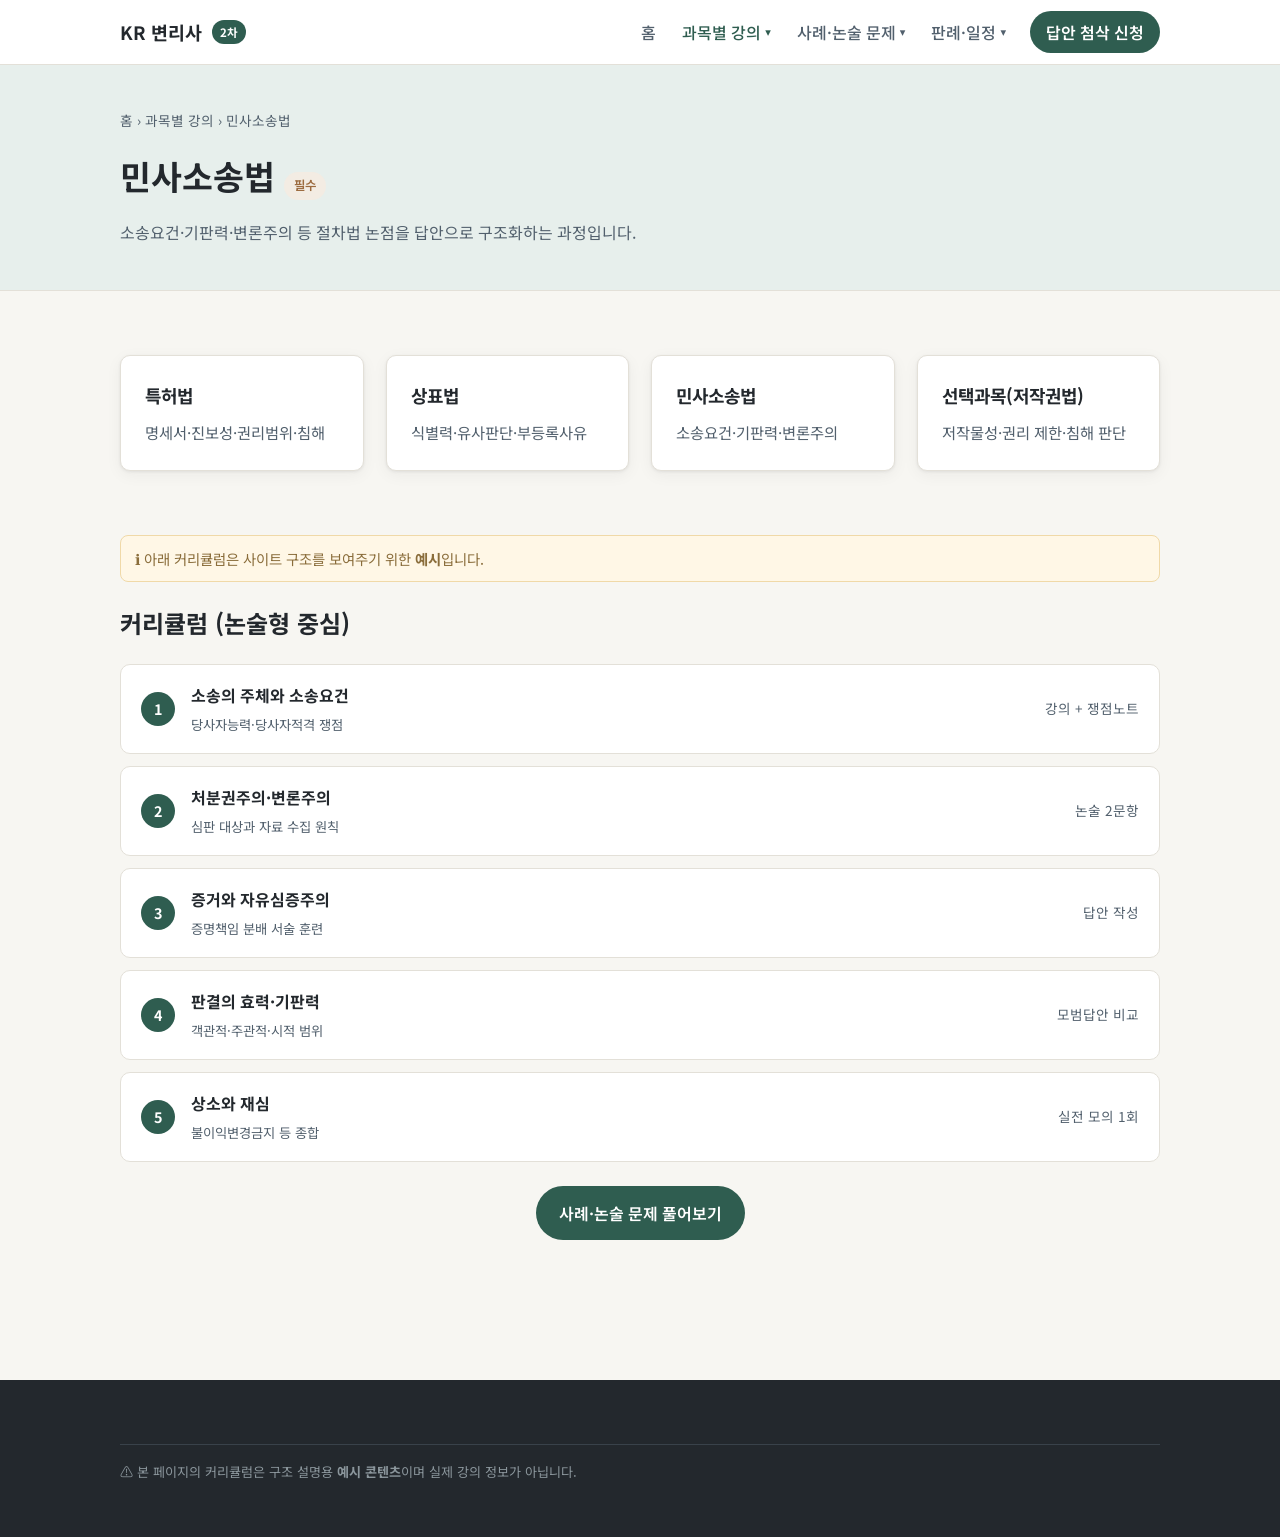
<file: subjects/civil-procedure.html>
<!DOCTYPE html>
<html lang="ko">
<head>
  <meta charset="UTF-8" />
  <meta name="viewport" content="width=device-width, initial-scale=1.0" />
  <title>민사소송법 | KR 변리사 2차 아카데미</title>
  <meta name="description" content="변리사 2차 민사소송법 커리큘럼과 논술형 학습 예시." />
  <link rel="stylesheet" href="../css/style.css" />
  <link rel="preconnect" href="https://fonts.googleapis.com" />
  <link href="https://fonts.googleapis.com/css2?family=Noto+Sans+KR:wght@400;500;700&display=swap" rel="stylesheet" />
</head>
<body data-page="subjects">

  <header class="site-header">
    <div class="container nav">
      <a href="../index.html" class="brand">KR 변리사 <span class="badge">2차</span></a>
      <button class="nav-toggle" aria-label="메뉴 열기" aria-expanded="false">☰</button>
      <ul class="nav-links">
        <li><a href="../index.html" data-nav="home">홈</a></li>
        <li class="has-dropdown">
          <a href="patent.html" class="nav-top" data-nav="subjects">과목별 강의 <span class="caret" aria-hidden="true">▾</span></a>
          <ul class="dropdown-menu">
            <li><a href="patent.html">특허법</a></li>
            <li><a href="trademark.html">상표법</a></li>
            <li><a href="civil-procedure.html">민사소송법</a></li>
            <li><a href="elective.html">선택과목(저작권법)</a></li>
          </ul>
        </li>
        <li class="has-dropdown">
          <a href="../problems.html" class="nav-top" data-nav="problems">사례·논술 문제 <span class="caret" aria-hidden="true">▾</span></a>
          <ul class="dropdown-menu">
            <li><a href="../problems.html#q-patent">특허법 사례형</a></li>
            <li><a href="../problems.html#q-trademark">상표법 논술형</a></li>
            <li><a href="../problems.html#upload">문제·답안 업로드</a></li>
          </ul>
        </li>
        <li class="has-dropdown">
          <a href="../resources.html" class="nav-top" data-nav="resources">판례·일정 <span class="caret" aria-hidden="true">▾</span></a>
          <ul class="dropdown-menu">
            <li><a href="../resources.html#cases">판례·조문</a></li>
            <li><a href="../resources.html#schedule">일정</a></li>
          </ul>
        </li>
        <li><a href="../submit.html" class="nav-cta" data-nav="submit">답안 첨삭 신청</a></li>
      </ul>
    </div>
  </header>

  <section class="page-header">
    <div class="container">
      <div class="breadcrumb"><a href="../index.html">홈</a> › 과목별 강의 › 민사소송법</div>
      <h1>민사소송법 <span class="subject-tag">필수</span></h1>
      <p>소송요건·기판력·변론주의 등 절차법 논점을 답안으로 구조화하는 과정입니다.</p>
    </div>
  </section>

  <section class="section" style="padding-bottom:0;">
    <div class="container">
      <div class="grid">
        <a href="patent.html" class="card"><h3>특허법</h3><p>명세서·진보성·권리범위·침해</p></a>
        <a href="trademark.html" class="card"><h3>상표법</h3><p>식별력·유사판단·부등록사유</p></a>
        <a href="civil-procedure.html" class="card"><h3>민사소송법</h3><p>소송요건·기판력·변론주의</p></a>
        <a href="elective.html" class="card"><h3>선택과목(저작권법)</h3><p>저작물성·권리 제한·침해 판단</p></a>
      </div>
    </div>
  </section>

  <section class="section">
    <div class="container">
      <div class="example-flag">ℹ️ 아래 커리큘럼은 사이트 구조를 보여주기 위한 <strong>예시</strong>입니다.</div>
      <h2>커리큘럼 (논술형 중심)</h2>
      <ol class="curriculum">
        <li><span class="num">1</span><div><strong>소송의 주체와 소송요건</strong><small>당사자능력·당사자적격 쟁점</small></div><span class="meta">강의 + 쟁점노트</span></li>
        <li><span class="num">2</span><div><strong>처분권주의·변론주의</strong><small>심판 대상과 자료 수집 원칙</small></div><span class="meta">논술 2문항</span></li>
        <li><span class="num">3</span><div><strong>증거와 자유심증주의</strong><small>증명책임 분배 서술 훈련</small></div><span class="meta">답안 작성</span></li>
        <li><span class="num">4</span><div><strong>판결의 효력·기판력</strong><small>객관적·주관적·시적 범위</small></div><span class="meta">모범답안 비교</span></li>
        <li><span class="num">5</span><div><strong>상소와 재심</strong><small>불이익변경금지 등 종합</small></div><span class="meta">실전 모의 1회</span></li>
      </ol>
      <p style="text-align:center; margin-top:24px;">
        <a href="../problems.html" class="btn btn-primary">사례·논술 문제 풀어보기</a>
      </p>
    </div>
  </section>

  <footer class="site-footer">
    <div class="container">
      <p class="disclaimer">⚠️ 본 페이지의 커리큘럼은 구조 설명용 <strong>예시 콘텐츠</strong>이며 실제 강의 정보가 아닙니다.</p>
    </div>
  </footer>

  <script src="../js/main.js"></script>
</body>
</html>
</file>
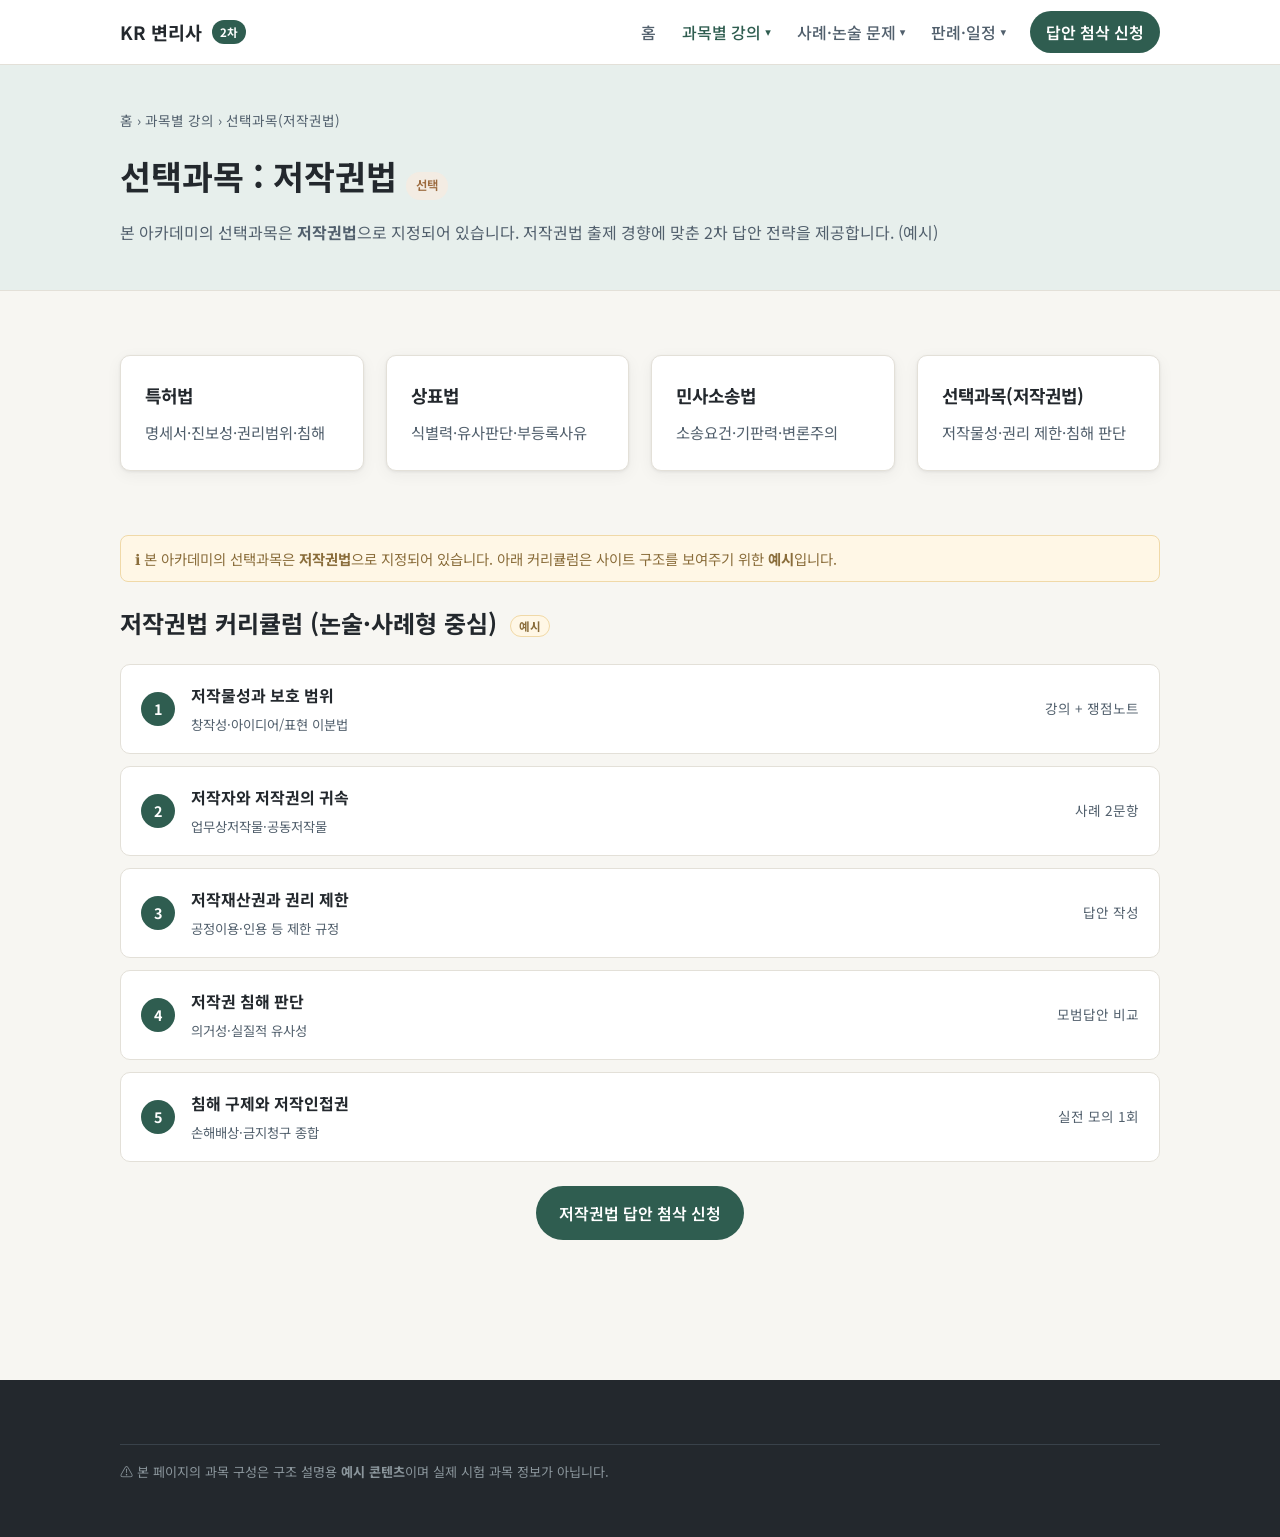
<file: subjects/elective.html>
<!DOCTYPE html>
<html lang="ko">
<head>
  <meta charset="UTF-8" />
  <meta name="viewport" content="width=device-width, initial-scale=1.0" />
  <title>선택과목(저작권법) | KR 변리사 2차 아카데미</title>
  <meta name="description" content="변리사 2차 선택과목 안내와 학습 전략 예시." />
  <link rel="stylesheet" href="../css/style.css" />
  <link rel="preconnect" href="https://fonts.googleapis.com" />
  <link href="https://fonts.googleapis.com/css2?family=Noto+Sans+KR:wght@400;500;700&display=swap" rel="stylesheet" />
</head>
<body data-page="subjects">

  <header class="site-header">
    <div class="container nav">
      <a href="../index.html" class="brand">KR 변리사 <span class="badge">2차</span></a>
      <button class="nav-toggle" aria-label="메뉴 열기" aria-expanded="false">☰</button>
      <ul class="nav-links">
        <li><a href="../index.html" data-nav="home">홈</a></li>
        <li class="has-dropdown">
          <a href="patent.html" class="nav-top" data-nav="subjects">과목별 강의 <span class="caret" aria-hidden="true">▾</span></a>
          <ul class="dropdown-menu">
            <li><a href="patent.html">특허법</a></li>
            <li><a href="trademark.html">상표법</a></li>
            <li><a href="civil-procedure.html">민사소송법</a></li>
            <li><a href="elective.html">선택과목(저작권법)</a></li>
          </ul>
        </li>
        <li class="has-dropdown">
          <a href="../problems.html" class="nav-top" data-nav="problems">사례·논술 문제 <span class="caret" aria-hidden="true">▾</span></a>
          <ul class="dropdown-menu">
            <li><a href="../problems.html#q-patent">특허법 사례형</a></li>
            <li><a href="../problems.html#q-trademark">상표법 논술형</a></li>
            <li><a href="../problems.html#upload">문제·답안 업로드</a></li>
          </ul>
        </li>
        <li class="has-dropdown">
          <a href="../resources.html" class="nav-top" data-nav="resources">판례·일정 <span class="caret" aria-hidden="true">▾</span></a>
          <ul class="dropdown-menu">
            <li><a href="../resources.html#cases">판례·조문</a></li>
            <li><a href="../resources.html#schedule">일정</a></li>
          </ul>
        </li>
        <li><a href="../submit.html" class="nav-cta" data-nav="submit">답안 첨삭 신청</a></li>
      </ul>
    </div>
  </header>

  <section class="page-header">
    <div class="container">
      <div class="breadcrumb"><a href="../index.html">홈</a> › 과목별 강의 › 선택과목(저작권법)</div>
      <h1>선택과목 : 저작권법 <span class="subject-tag">선택</span></h1>
      <p>본 아카데미의 선택과목은 <strong>저작권법</strong>으로 지정되어 있습니다. 저작권법 출제 경향에 맞춘 2차 답안 전략을 제공합니다. (예시)</p>
    </div>
  </section>

  <section class="section" style="padding-bottom:0;">
    <div class="container">
      <div class="grid">
        <a href="patent.html" class="card"><h3>특허법</h3><p>명세서·진보성·권리범위·침해</p></a>
        <a href="trademark.html" class="card"><h3>상표법</h3><p>식별력·유사판단·부등록사유</p></a>
        <a href="civil-procedure.html" class="card"><h3>민사소송법</h3><p>소송요건·기판력·변론주의</p></a>
        <a href="elective.html" class="card"><h3>선택과목(저작권법)</h3><p>저작물성·권리 제한·침해 판단</p></a>
      </div>
    </div>
  </section>

  <section class="section">
    <div class="container">
      <div class="example-flag">ℹ️ 본 아카데미의 선택과목은 <strong>저작권법</strong>으로 지정되어 있습니다. 아래 커리큘럼은 사이트 구조를 보여주기 위한 <strong>예시</strong>입니다.</div>
      <h2>저작권법 커리큘럼 (논술·사례형 중심) <span class="pill-example">예시</span></h2>
      <ol class="curriculum">
        <li><span class="num">1</span><div><strong>저작물성과 보호 범위</strong><small>창작성·아이디어/표현 이분법</small></div><span class="meta">강의 + 쟁점노트</span></li>
        <li><span class="num">2</span><div><strong>저작자와 저작권의 귀속</strong><small>업무상저작물·공동저작물</small></div><span class="meta">사례 2문항</span></li>
        <li><span class="num">3</span><div><strong>저작재산권과 권리 제한</strong><small>공정이용·인용 등 제한 규정</small></div><span class="meta">답안 작성</span></li>
        <li><span class="num">4</span><div><strong>저작권 침해 판단</strong><small>의거성·실질적 유사성</small></div><span class="meta">모범답안 비교</span></li>
        <li><span class="num">5</span><div><strong>침해 구제와 저작인접권</strong><small>손해배상·금지청구 종합</small></div><span class="meta">실전 모의 1회</span></li>
      </ol>
      <p style="text-align:center; margin-top:24px;">
        <a href="../submit.html" class="btn btn-primary">저작권법 답안 첨삭 신청</a>
      </p>
    </div>
  </section>

  <footer class="site-footer">
    <div class="container">
      <p class="disclaimer">⚠️ 본 페이지의 과목 구성은 구조 설명용 <strong>예시 콘텐츠</strong>이며 실제 시험 과목 정보가 아닙니다.</p>
    </div>
  </footer>

  <script src="../js/main.js"></script>
</body>
</html>
</file>
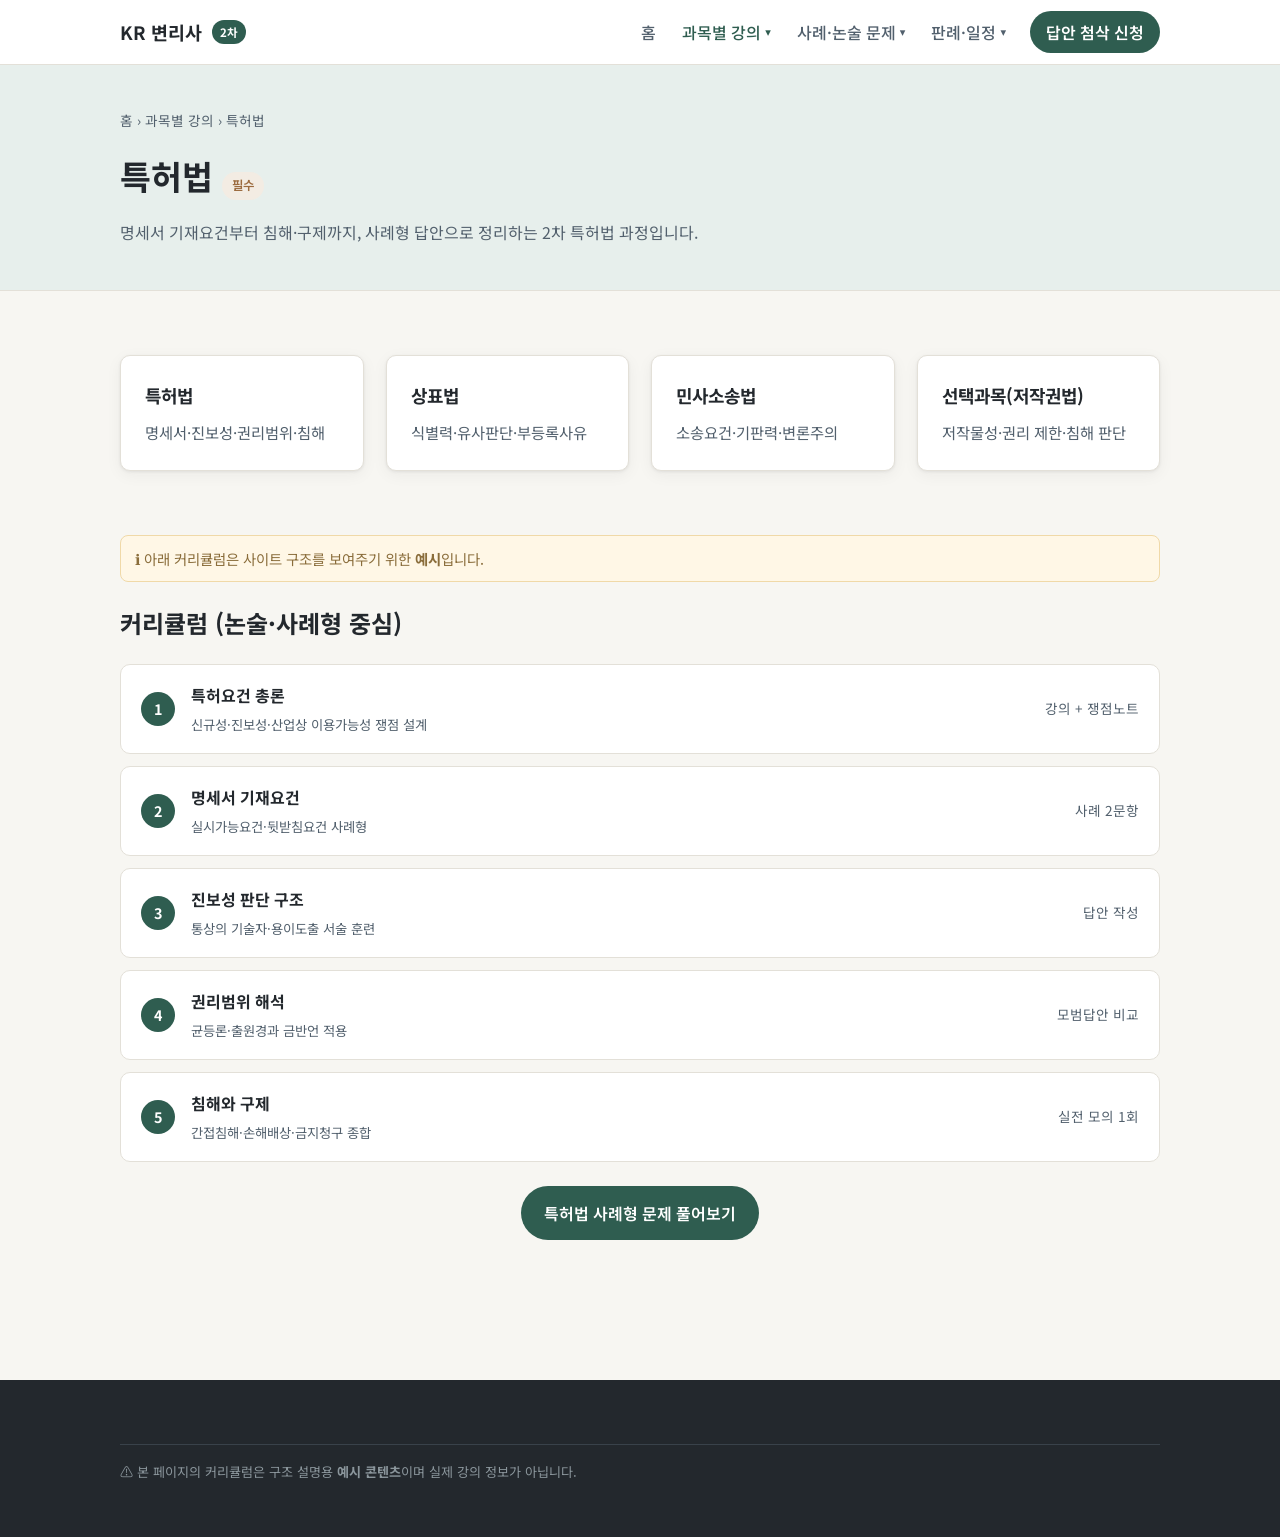
<file: subjects/patent.html>
<!DOCTYPE html>
<html lang="ko">
<head>
  <meta charset="UTF-8" />
  <meta name="viewport" content="width=device-width, initial-scale=1.0" />
  <title>특허법 | KR 변리사 2차 아카데미</title>
  <meta name="description" content="변리사 2차 특허법 커리큘럼과 사례형 학습 예시." />
  <link rel="stylesheet" href="../css/style.css" />
  <link rel="preconnect" href="https://fonts.googleapis.com" />
  <link href="https://fonts.googleapis.com/css2?family=Noto+Sans+KR:wght@400;500;700&display=swap" rel="stylesheet" />
</head>
<body data-page="subjects">

  <header class="site-header">
    <div class="container nav">
      <a href="../index.html" class="brand">KR 변리사 <span class="badge">2차</span></a>
      <button class="nav-toggle" aria-label="메뉴 열기" aria-expanded="false">☰</button>
      <ul class="nav-links">
        <li><a href="../index.html" data-nav="home">홈</a></li>
        <li class="has-dropdown">
          <a href="patent.html" class="nav-top" data-nav="subjects">과목별 강의 <span class="caret" aria-hidden="true">▾</span></a>
          <ul class="dropdown-menu">
            <li><a href="patent.html">특허법</a></li>
            <li><a href="trademark.html">상표법</a></li>
            <li><a href="civil-procedure.html">민사소송법</a></li>
            <li><a href="elective.html">선택과목(저작권법)</a></li>
          </ul>
        </li>
        <li class="has-dropdown">
          <a href="../problems.html" class="nav-top" data-nav="problems">사례·논술 문제 <span class="caret" aria-hidden="true">▾</span></a>
          <ul class="dropdown-menu">
            <li><a href="../problems.html#q-patent">특허법 사례형</a></li>
            <li><a href="../problems.html#q-trademark">상표법 논술형</a></li>
            <li><a href="../problems.html#upload">문제·답안 업로드</a></li>
          </ul>
        </li>
        <li class="has-dropdown">
          <a href="../resources.html" class="nav-top" data-nav="resources">판례·일정 <span class="caret" aria-hidden="true">▾</span></a>
          <ul class="dropdown-menu">
            <li><a href="../resources.html#cases">판례·조문</a></li>
            <li><a href="../resources.html#schedule">일정</a></li>
          </ul>
        </li>
        <li><a href="../submit.html" class="nav-cta" data-nav="submit">답안 첨삭 신청</a></li>
      </ul>
    </div>
  </header>

  <section class="page-header">
    <div class="container">
      <div class="breadcrumb"><a href="../index.html">홈</a> › 과목별 강의 › 특허법</div>
      <h1>특허법 <span class="subject-tag">필수</span></h1>
      <p>명세서 기재요건부터 침해·구제까지, 사례형 답안으로 정리하는 2차 특허법 과정입니다.</p>
    </div>
  </section>

  <!-- 과목 내 네비 -->
  <section class="section" style="padding-bottom:0;">
    <div class="container">
      <div class="grid">
        <a href="patent.html" class="card"><h3>특허법</h3><p>명세서·진보성·권리범위·침해</p></a>
        <a href="trademark.html" class="card"><h3>상표법</h3><p>식별력·유사판단·부등록사유</p></a>
        <a href="civil-procedure.html" class="card"><h3>민사소송법</h3><p>소송요건·기판력·변론주의</p></a>
        <a href="elective.html" class="card"><h3>선택과목(저작권법)</h3><p>저작물성·권리 제한·침해 판단</p></a>
      </div>
    </div>
  </section>

  <section class="section">
    <div class="container">
      <div class="example-flag">ℹ️ 아래 커리큘럼은 사이트 구조를 보여주기 위한 <strong>예시</strong>입니다.</div>
      <h2>커리큘럼 (논술·사례형 중심)</h2>
      <ol class="curriculum">
        <li><span class="num">1</span><div><strong>특허요건 총론</strong><small>신규성·진보성·산업상 이용가능성 쟁점 설계</small></div><span class="meta">강의 + 쟁점노트</span></li>
        <li><span class="num">2</span><div><strong>명세서 기재요건</strong><small>실시가능요건·뒷받침요건 사례형</small></div><span class="meta">사례 2문항</span></li>
        <li><span class="num">3</span><div><strong>진보성 판단 구조</strong><small>통상의 기술자·용이도출 서술 훈련</small></div><span class="meta">답안 작성</span></li>
        <li><span class="num">4</span><div><strong>권리범위 해석</strong><small>균등론·출원경과 금반언 적용</small></div><span class="meta">모범답안 비교</span></li>
        <li><span class="num">5</span><div><strong>침해와 구제</strong><small>간접침해·손해배상·금지청구 종합</small></div><span class="meta">실전 모의 1회</span></li>
      </ol>
      <p style="text-align:center; margin-top:24px;">
        <a href="../problems.html" class="btn btn-primary">특허법 사례형 문제 풀어보기</a>
      </p>
    </div>
  </section>

  <footer class="site-footer">
    <div class="container">
      <p class="disclaimer">⚠️ 본 페이지의 커리큘럼은 구조 설명용 <strong>예시 콘텐츠</strong>이며 실제 강의 정보가 아닙니다.</p>
    </div>
  </footer>

  <script src="../js/main.js"></script>
</body>
</html>
</file>
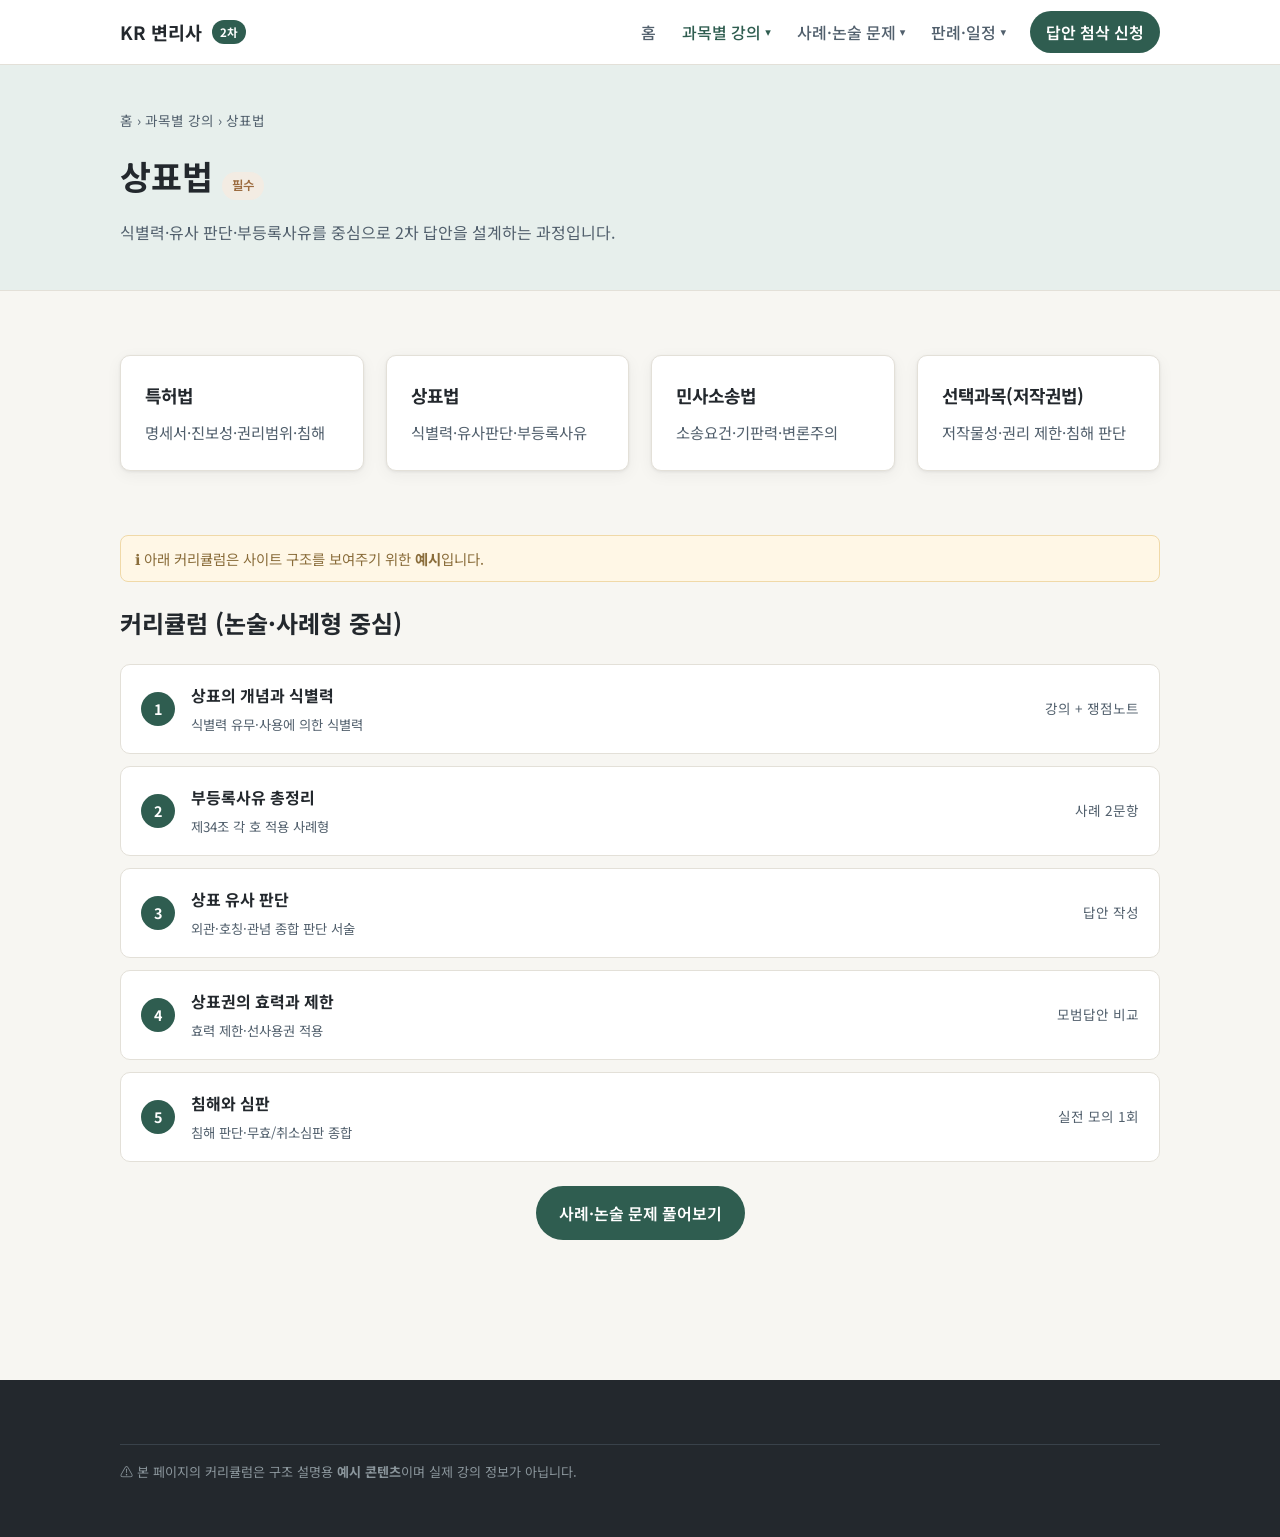
<file: subjects/trademark.html>
<!DOCTYPE html>
<html lang="ko">
<head>
  <meta charset="UTF-8" />
  <meta name="viewport" content="width=device-width, initial-scale=1.0" />
  <title>상표법 | KR 변리사 2차 아카데미</title>
  <meta name="description" content="변리사 2차 상표법 커리큘럼과 사례형 학습 예시." />
  <link rel="stylesheet" href="../css/style.css" />
  <link rel="preconnect" href="https://fonts.googleapis.com" />
  <link href="https://fonts.googleapis.com/css2?family=Noto+Sans+KR:wght@400;500;700&display=swap" rel="stylesheet" />
</head>
<body data-page="subjects">

  <header class="site-header">
    <div class="container nav">
      <a href="../index.html" class="brand">KR 변리사 <span class="badge">2차</span></a>
      <button class="nav-toggle" aria-label="메뉴 열기" aria-expanded="false">☰</button>
      <ul class="nav-links">
        <li><a href="../index.html" data-nav="home">홈</a></li>
        <li class="has-dropdown">
          <a href="patent.html" class="nav-top" data-nav="subjects">과목별 강의 <span class="caret" aria-hidden="true">▾</span></a>
          <ul class="dropdown-menu">
            <li><a href="patent.html">특허법</a></li>
            <li><a href="trademark.html">상표법</a></li>
            <li><a href="civil-procedure.html">민사소송법</a></li>
            <li><a href="elective.html">선택과목(저작권법)</a></li>
          </ul>
        </li>
        <li class="has-dropdown">
          <a href="../problems.html" class="nav-top" data-nav="problems">사례·논술 문제 <span class="caret" aria-hidden="true">▾</span></a>
          <ul class="dropdown-menu">
            <li><a href="../problems.html#q-patent">특허법 사례형</a></li>
            <li><a href="../problems.html#q-trademark">상표법 논술형</a></li>
            <li><a href="../problems.html#upload">문제·답안 업로드</a></li>
          </ul>
        </li>
        <li class="has-dropdown">
          <a href="../resources.html" class="nav-top" data-nav="resources">판례·일정 <span class="caret" aria-hidden="true">▾</span></a>
          <ul class="dropdown-menu">
            <li><a href="../resources.html#cases">판례·조문</a></li>
            <li><a href="../resources.html#schedule">일정</a></li>
          </ul>
        </li>
        <li><a href="../submit.html" class="nav-cta" data-nav="submit">답안 첨삭 신청</a></li>
      </ul>
    </div>
  </header>

  <section class="page-header">
    <div class="container">
      <div class="breadcrumb"><a href="../index.html">홈</a> › 과목별 강의 › 상표법</div>
      <h1>상표법 <span class="subject-tag">필수</span></h1>
      <p>식별력·유사 판단·부등록사유를 중심으로 2차 답안을 설계하는 과정입니다.</p>
    </div>
  </section>

  <section class="section" style="padding-bottom:0;">
    <div class="container">
      <div class="grid">
        <a href="patent.html" class="card"><h3>특허법</h3><p>명세서·진보성·권리범위·침해</p></a>
        <a href="trademark.html" class="card"><h3>상표법</h3><p>식별력·유사판단·부등록사유</p></a>
        <a href="civil-procedure.html" class="card"><h3>민사소송법</h3><p>소송요건·기판력·변론주의</p></a>
        <a href="elective.html" class="card"><h3>선택과목(저작권법)</h3><p>저작물성·권리 제한·침해 판단</p></a>
      </div>
    </div>
  </section>

  <section class="section">
    <div class="container">
      <div class="example-flag">ℹ️ 아래 커리큘럼은 사이트 구조를 보여주기 위한 <strong>예시</strong>입니다.</div>
      <h2>커리큘럼 (논술·사례형 중심)</h2>
      <ol class="curriculum">
        <li><span class="num">1</span><div><strong>상표의 개념과 식별력</strong><small>식별력 유무·사용에 의한 식별력</small></div><span class="meta">강의 + 쟁점노트</span></li>
        <li><span class="num">2</span><div><strong>부등록사유 총정리</strong><small>제34조 각 호 적용 사례형</small></div><span class="meta">사례 2문항</span></li>
        <li><span class="num">3</span><div><strong>상표 유사 판단</strong><small>외관·호칭·관념 종합 판단 서술</small></div><span class="meta">답안 작성</span></li>
        <li><span class="num">4</span><div><strong>상표권의 효력과 제한</strong><small>효력 제한·선사용권 적용</small></div><span class="meta">모범답안 비교</span></li>
        <li><span class="num">5</span><div><strong>침해와 심판</strong><small>침해 판단·무효/취소심판 종합</small></div><span class="meta">실전 모의 1회</span></li>
      </ol>
      <p style="text-align:center; margin-top:24px;">
        <a href="../problems.html" class="btn btn-primary">사례·논술 문제 풀어보기</a>
      </p>
    </div>
  </section>

  <footer class="site-footer">
    <div class="container">
      <p class="disclaimer">⚠️ 본 페이지의 커리큘럼은 구조 설명용 <strong>예시 콘텐츠</strong>이며 실제 강의 정보가 아닙니다.</p>
    </div>
  </footer>

  <script src="../js/main.js"></script>
</body>
</html>
</file>
<file: css/style.css>
/* =========================================================
   변리사 2차 시험 대비 - 공통 스타일
   차분하고 가독성 높은 톤 (논술 학습에 적합), 반응형
   ========================================================= */

:root {
  --color-bg: #f7f6f2;
  --color-surface: #ffffff;
  --color-ink: #23282d;
  --color-ink-soft: #52606d;
  --color-line: #e3e0d8;
  --color-primary: #2f5d50;      /* 차분한 딥그린 */
  --color-primary-soft: #e7efec;
  --color-accent: #9c6b3f;       /* 따뜻한 브라운 포인트 */
  --color-warn-bg: #fff7e6;
  --color-warn-line: #f0d9a8;
  --radius: 10px;
  --shadow: 0 1px 3px rgba(35, 40, 45, 0.08), 0 4px 16px rgba(35, 40, 45, 0.05);
  --maxw: 1080px;
  --font: "Noto Sans KR", "Apple SD Gothic Neo", "Malgun Gothic", system-ui,
    -apple-system, "Segoe UI", Roboto, sans-serif;
}

* { box-sizing: border-box; }

html { scroll-behavior: smooth; }

body {
  margin: 0;
  font-family: var(--font);
  color: var(--color-ink);
  background: var(--color-bg);
  line-height: 1.75;
  font-size: 16px;
  -webkit-font-smoothing: antialiased;
}

a { color: var(--color-primary); text-decoration: none; }
a:hover { text-decoration: underline; }

img { max-width: 100%; }

.container {
  width: 100%;
  max-width: var(--maxw);
  margin: 0 auto;
  padding: 0 20px;
}

/* ---------- 헤더 / 내비게이션 ---------- */
.site-header {
  background: var(--color-surface);
  border-bottom: 1px solid var(--color-line);
  position: sticky;
  top: 0;
  z-index: 50;
}
.nav {
  display: flex;
  align-items: center;
  justify-content: space-between;
  gap: 16px;
  min-height: 64px;
}
.brand {
  display: flex;
  align-items: center;
  gap: 10px;
  font-weight: 700;
  font-size: 1.15rem;
  color: var(--color-ink);
}
.brand:hover { text-decoration: none; }
.brand .badge {
  background: var(--color-primary);
  color: #fff;
  font-size: 0.72rem;
  font-weight: 700;
  padding: 2px 8px;
  border-radius: 999px;
  letter-spacing: 0.02em;
}
.nav-toggle {
  display: none;
  background: none;
  border: 1px solid var(--color-line);
  border-radius: 8px;
  padding: 8px 10px;
  font-size: 1rem;
  cursor: pointer;
}
.nav-links {
  display: flex;
  align-items: center;
  gap: 22px;
  list-style: none;
  margin: 0;
  padding: 0;
}
.nav-links a {
  color: var(--color-ink-soft);
  font-weight: 500;
  padding: 6px 2px;
}
.nav-links a:hover,
.nav-links a[aria-current="page"] {
  color: var(--color-primary);
  text-decoration: none;
}
.nav-cta {
  background: var(--color-primary);
  color: #fff !important;
  padding: 9px 16px !important;
  border-radius: 999px;
  font-weight: 600 !important;
}
.nav-cta:hover { background: #26493f; text-decoration: none; }

/* ---------- 내비 드롭다운(호버 메뉴) ---------- */
.has-dropdown { position: relative; }
.has-dropdown > .nav-top {
  display: inline-flex;
  align-items: center;
  gap: 4px;
  cursor: pointer;
}
.has-dropdown > .nav-top .caret { font-size: 0.7rem; transition: transform .15s; }
.dropdown-menu {
  list-style: none;
  margin: 0;
  padding: 8px;
  position: absolute;
  top: 100%;
  left: 0;
  min-width: 200px;
  background: var(--color-surface);
  border: 1px solid var(--color-line);
  border-radius: var(--radius);
  box-shadow: var(--shadow);
  display: none;
  flex-direction: column;
  gap: 2px;
  z-index: 60;
}
.dropdown-menu li { width: 100%; }
.dropdown-menu a {
  display: block;
  padding: 9px 12px;
  border-radius: 6px;
  color: var(--color-ink-soft);
  font-weight: 500;
  white-space: nowrap;
}
.dropdown-menu a:hover {
  background: var(--color-primary-soft);
  color: var(--color-primary);
  text-decoration: none;
}
/* 데스크톱: 호버 시 열기 */
.has-dropdown:hover > .dropdown-menu,
.has-dropdown:focus-within > .dropdown-menu,
.has-dropdown.open > .dropdown-menu { display: flex; }
.has-dropdown:hover > .nav-top .caret,
.has-dropdown.open > .nav-top .caret { transform: rotate(180deg); }

/* ---------- 히어로 ---------- */
.hero {
  background: linear-gradient(160deg, var(--color-primary-soft), var(--color-bg));
  border-bottom: 1px solid var(--color-line);
}
.hero-inner { padding: 72px 0 64px; }
.hero .eyebrow {
  display: inline-block;
  background: var(--color-surface);
  border: 1px solid var(--color-line);
  color: var(--color-primary);
  font-weight: 600;
  font-size: 0.85rem;
  padding: 6px 14px;
  border-radius: 999px;
  margin-bottom: 18px;
}
.hero h1 {
  font-size: clamp(1.8rem, 4vw, 2.7rem);
  line-height: 1.3;
  margin: 0 0 16px;
  letter-spacing: -0.01em;
}
.hero p.lead {
  font-size: 1.1rem;
  color: var(--color-ink-soft);
  max-width: 620px;
  margin: 0 0 28px;
}
.btn {
  display: inline-block;
  padding: 12px 22px;
  border-radius: 999px;
  font-weight: 600;
  cursor: pointer;
  border: 1px solid transparent;
  font-size: 1rem;
  font-family: inherit;
}
.btn-primary { background: var(--color-primary); color: #fff; }
.btn-primary:hover { background: #26493f; text-decoration: none; }
.btn-ghost {
  background: transparent;
  color: var(--color-primary);
  border-color: var(--color-primary);
}
.btn-ghost:hover { background: var(--color-primary-soft); text-decoration: none; }
.hero-actions { display: flex; gap: 12px; flex-wrap: wrap; }

/* ---------- 섹션 공통 ---------- */
.section { padding: 64px 0; }
.section-head { max-width: 680px; margin: 0 auto 40px; text-align: center; }
.section-head h2 {
  font-size: clamp(1.4rem, 3vw, 2rem);
  margin: 0 0 12px;
}
.section-head p { color: var(--color-ink-soft); margin: 0; }
.section.alt { background: var(--color-surface); border-block: 1px solid var(--color-line); }

/* ---------- 카드 그리드 ---------- */
.grid {
  display: grid;
  gap: 22px;
  grid-template-columns: repeat(auto-fit, minmax(240px, 1fr));
}
.card {
  background: var(--color-surface);
  border: 1px solid var(--color-line);
  border-radius: var(--radius);
  padding: 24px;
  box-shadow: var(--shadow);
}
.card h3 { margin: 0 0 8px; font-size: 1.12rem; }
.card p { margin: 0; color: var(--color-ink-soft); font-size: 0.96rem; }
.card .card-icon { font-size: 1.6rem; margin-bottom: 10px; display: block; }
a.card { color: inherit; }
a.card:hover { text-decoration: none; border-color: var(--color-primary); transform: translateY(-2px); transition: all .15s; }

.subject-tag {
  display: inline-block;
  font-size: 0.78rem;
  font-weight: 600;
  color: var(--color-accent);
  background: #f3ece3;
  padding: 3px 10px;
  border-radius: 999px;
  margin-bottom: 10px;
}

/* ---------- 비교 표 (1차 vs 2차) ---------- */
.compare {
  display: grid;
  grid-template-columns: 1fr 1fr;
  gap: 22px;
}
.compare .panel {
  background: var(--color-surface);
  border: 1px solid var(--color-line);
  border-radius: var(--radius);
  padding: 26px;
}
.compare .panel.focus { border-color: var(--color-primary); box-shadow: var(--shadow); }
.compare h3 { margin-top: 0; }
.compare ul { margin: 0; padding-left: 18px; color: var(--color-ink-soft); }
.compare li { margin-bottom: 8px; }

/* ---------- 예시 배지 ---------- */
.example-flag {
  background: var(--color-warn-bg);
  border: 1px solid var(--color-warn-line);
  color: #8a6d3b;
  border-radius: 8px;
  padding: 10px 14px;
  font-size: 0.9rem;
  margin-bottom: 20px;
}
.pill-example {
  background: var(--color-warn-bg);
  border: 1px solid var(--color-warn-line);
  color: #8a6d3b;
  font-size: 0.72rem;
  font-weight: 700;
  padding: 2px 8px;
  border-radius: 999px;
  margin-left: 6px;
  vertical-align: middle;
}

/* ---------- 페이지 헤더(서브페이지) ---------- */
.page-header {
  background: var(--color-primary-soft);
  border-bottom: 1px solid var(--color-line);
  padding: 44px 0;
}
.page-header h1 { margin: 0 0 8px; font-size: clamp(1.5rem, 3vw, 2.1rem); }
.page-header p { margin: 0; color: var(--color-ink-soft); }
.breadcrumb { font-size: 0.85rem; color: var(--color-ink-soft); margin-bottom: 14px; }
.breadcrumb a { color: var(--color-ink-soft); }

/* ---------- 커리큘럼 리스트 ---------- */
.curriculum { list-style: none; margin: 0; padding: 0; }
.curriculum li {
  background: var(--color-surface);
  border: 1px solid var(--color-line);
  border-radius: var(--radius);
  padding: 16px 20px;
  margin-bottom: 12px;
  display: flex;
  align-items: center;
  gap: 16px;
}
.curriculum .num {
  flex: 0 0 auto;
  width: 34px; height: 34px;
  border-radius: 50%;
  background: var(--color-primary);
  color: #fff;
  display: grid; place-items: center;
  font-weight: 700;
  font-size: 0.9rem;
}
.curriculum .meta { margin-left: auto; color: var(--color-ink-soft); font-size: 0.85rem; white-space: nowrap; }
.curriculum strong { display: block; }
.curriculum small { color: var(--color-ink-soft); }

/* ---------- 문제 뷰어 ---------- */
.qa-card {
  background: var(--color-surface);
  border: 1px solid var(--color-line);
  border-radius: var(--radius);
  padding: 28px;
  box-shadow: var(--shadow);
  margin-bottom: 24px;
}
.qa-card .q-head { display: flex; align-items: center; gap: 10px; flex-wrap: wrap; margin-bottom: 14px; }
.qa-card .type-tag {
  background: var(--color-primary);
  color: #fff;
  font-size: 0.75rem;
  font-weight: 600;
  padding: 3px 10px;
  border-radius: 999px;
}
.qa-card .q-body { font-size: 1.05rem; line-height: 1.85; }
.qa-card blockquote {
  margin: 16px 0;
  padding: 14px 18px;
  background: var(--color-bg);
  border-left: 4px solid var(--color-accent);
  border-radius: 6px;
  color: var(--color-ink);
}

.toggle-row { display: flex; gap: 12px; flex-wrap: wrap; margin: 20px 0; }
.toggle-panel {
  border: 1px dashed var(--color-line);
  border-radius: var(--radius);
  padding: 20px;
  margin-top: 8px;
  background: var(--color-bg);
}
.toggle-panel[hidden] { display: none; }
.toggle-panel h4 { margin-top: 0; color: var(--color-primary); }
.issue-list { margin: 0; padding-left: 20px; }
.issue-list li { margin-bottom: 6px; }

/* ---------- 문제·답안 업로드(로컬 데모) ---------- */
.upload-card {
  background: var(--color-surface);
  border: 1px solid var(--color-primary);
  border-radius: var(--radius);
  padding: 28px;
  box-shadow: var(--shadow);
  margin-bottom: 28px;
}
.upload-card h2 { margin-top: 0; }
.upload-card .form-grid { max-width: none; }
.upload-card .file-name {
  color: var(--color-ink-soft);
  font-size: 0.88rem;
  margin-top: 6px;
  word-break: break-all;
}
.qa-card.user-added { border-left: 4px solid var(--color-accent); }
.qa-card .user-tag {
  background: var(--color-accent);
  color: #fff;
  font-size: 0.75rem;
  font-weight: 600;
  padding: 3px 10px;
  border-radius: 999px;
}
.qa-card .remove-upload {
  margin-left: auto;
  background: none;
  border: 1px solid var(--color-line);
  border-radius: 8px;
  padding: 4px 10px;
  font-size: 0.8rem;
  cursor: pointer;
  color: var(--color-ink-soft);
  font-family: inherit;
}
.qa-card .remove-upload:hover { border-color: var(--color-accent); color: var(--color-accent); }

/* ---------- 폼 ---------- */
.form-grid { display: grid; gap: 18px; max-width: 720px; }
.field label { display: block; font-weight: 600; margin-bottom: 6px; }
.field input,
.field select,
.field textarea {
  width: 100%;
  padding: 11px 13px;
  border: 1px solid var(--color-line);
  border-radius: 8px;
  font-family: inherit;
  font-size: 1rem;
  background: var(--color-surface);
  color: var(--color-ink);
}
.field textarea { min-height: 200px; resize: vertical; line-height: 1.7; }
.field .hint { color: var(--color-ink-soft); font-size: 0.85rem; margin-top: 4px; }
.field .counter { text-align: right; color: var(--color-ink-soft); font-size: 0.82rem; margin-top: 4px; }
.form-note { color: var(--color-ink-soft); font-size: 0.9rem; }

.alert-success {
  background: var(--color-primary-soft);
  border: 1px solid var(--color-primary);
  color: var(--color-primary);
  border-radius: var(--radius);
  padding: 18px 20px;
  margin-top: 18px;
}
.alert-success[hidden] { display: none; }
.alert-success strong { display: block; margin-bottom: 4px; }

/* ---------- 조문/판례, 일정 등 간단 테이블 ---------- */
.simple-table { width: 100%; border-collapse: collapse; background: var(--color-surface); }
.simple-table th, .simple-table td {
  border: 1px solid var(--color-line);
  padding: 12px 14px;
  text-align: left;
  font-size: 0.95rem;
}
.simple-table th { background: var(--color-primary-soft); }

/* ---------- 푸터 ---------- */
.site-footer {
  background: var(--color-ink);
  color: #cfd6da;
  padding: 40px 0;
  margin-top: 60px;
  font-size: 0.9rem;
}
.site-footer a { color: #cfd6da; text-decoration: underline; }
.footer-cols { display: flex; justify-content: space-between; gap: 24px; flex-wrap: wrap; }
.site-footer h4 { color: #fff; margin: 0 0 10px; font-size: 1rem; }
.site-footer .disclaimer { margin-top: 24px; color: #8b969c; font-size: 0.82rem; border-top: 1px solid #39424a; padding-top: 16px; }

/* ---------- 반응형 ---------- */
@media (max-width: 760px) {
  .nav-toggle { display: inline-block; }
  .nav-links {
    display: none;
    position: absolute;
    top: 64px; left: 0; right: 0;
    flex-direction: column;
    align-items: flex-start;
    gap: 0;
    background: var(--color-surface);
    border-bottom: 1px solid var(--color-line);
    padding: 8px 20px 16px;
  }
  .nav-links.open { display: flex; }
  .nav-links li { width: 100%; }
  .nav-links a { display: block; padding: 10px 0; width: 100%; }

  /* 모바일: 드롭다운을 인라인 아코디언으로 */
  .has-dropdown { position: static; }
  .has-dropdown > .nav-top { padding: 10px 0; width: 100%; justify-content: space-between; }
  .dropdown-menu {
    position: static;
    box-shadow: none;
    border: none;
    border-left: 2px solid var(--color-line);
    border-radius: 0;
    min-width: 0;
    padding: 0 0 4px 12px;
    margin: 0 0 4px;
  }
  /* 모바일에서는 호버가 아닌 .open 클래스(탭)로만 열기 */
  .has-dropdown:hover > .dropdown-menu,
  .has-dropdown:focus-within > .dropdown-menu { display: none; }
  .has-dropdown.open > .dropdown-menu { display: flex; }
  .dropdown-menu a { padding: 8px 0; }
  .compare { grid-template-columns: 1fr; }
  .curriculum li { flex-wrap: wrap; }
  .curriculum .meta { margin-left: 46px; }
}
</file>
